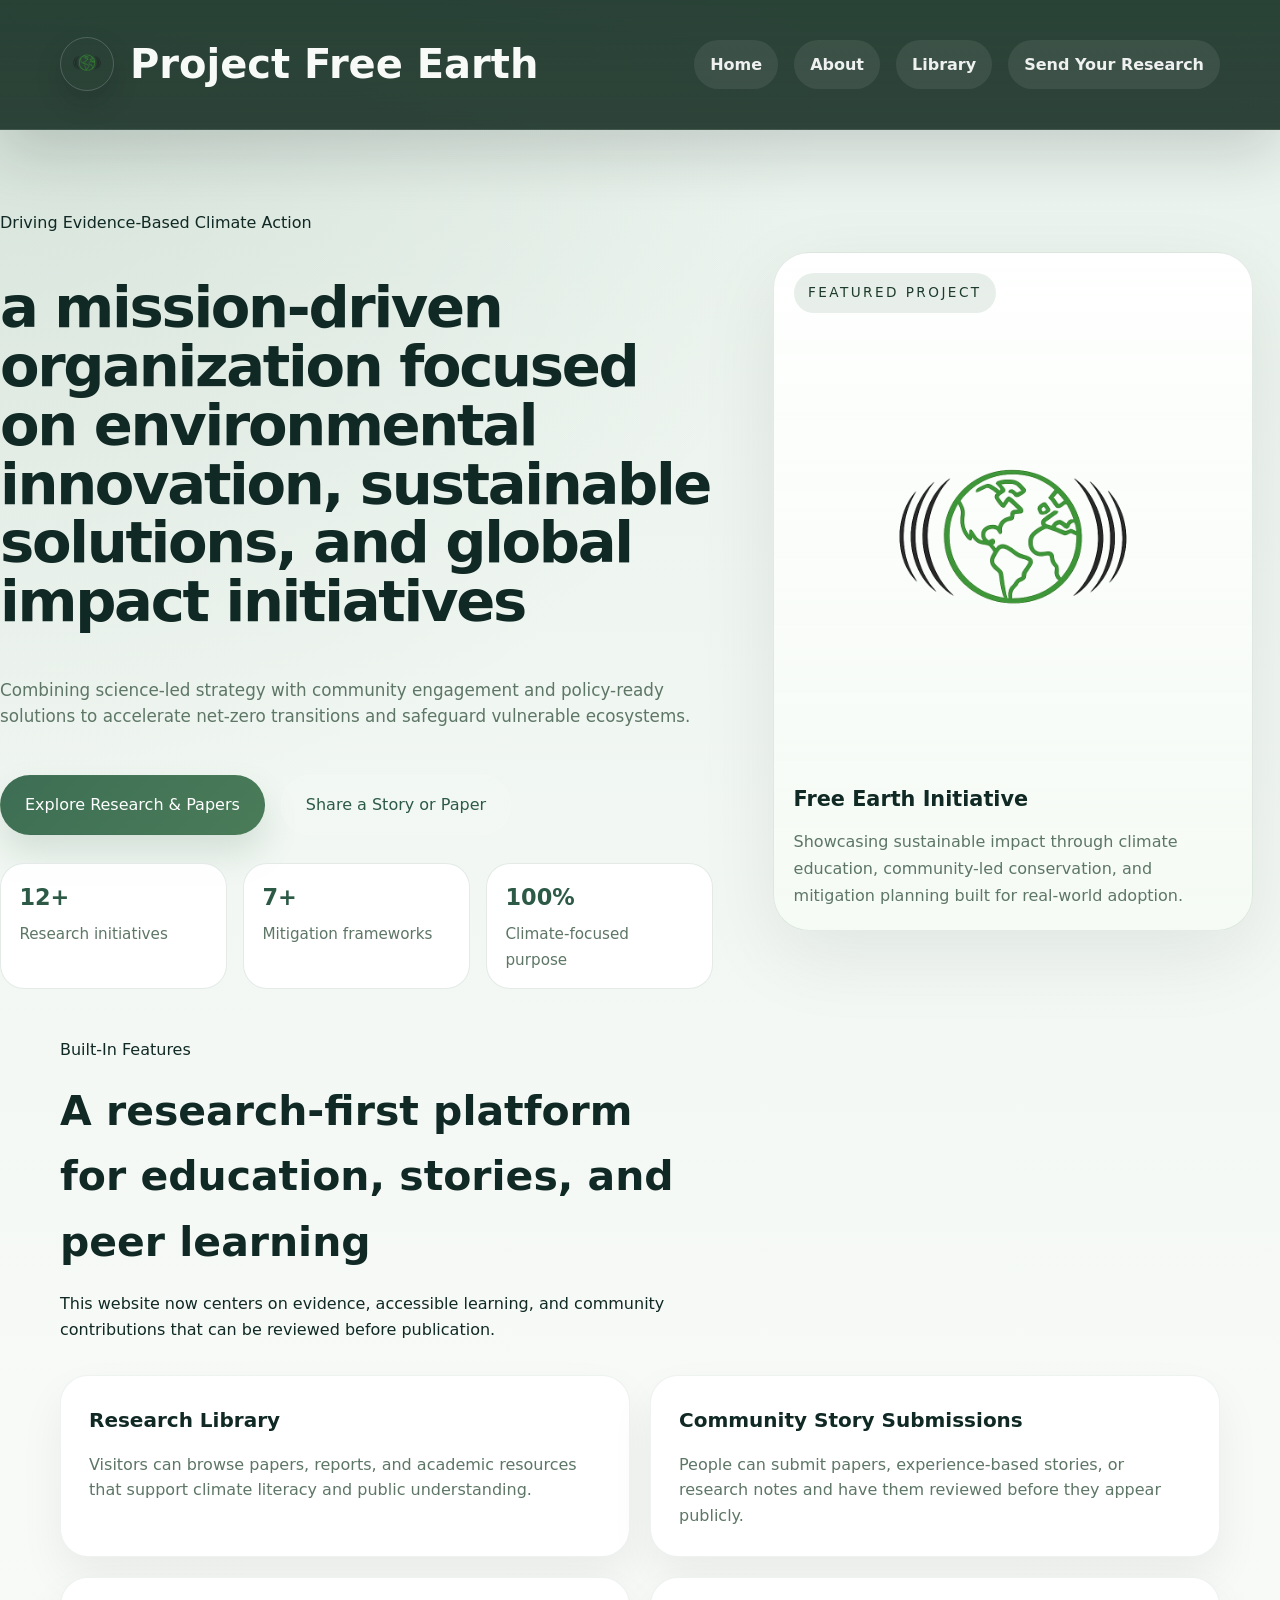
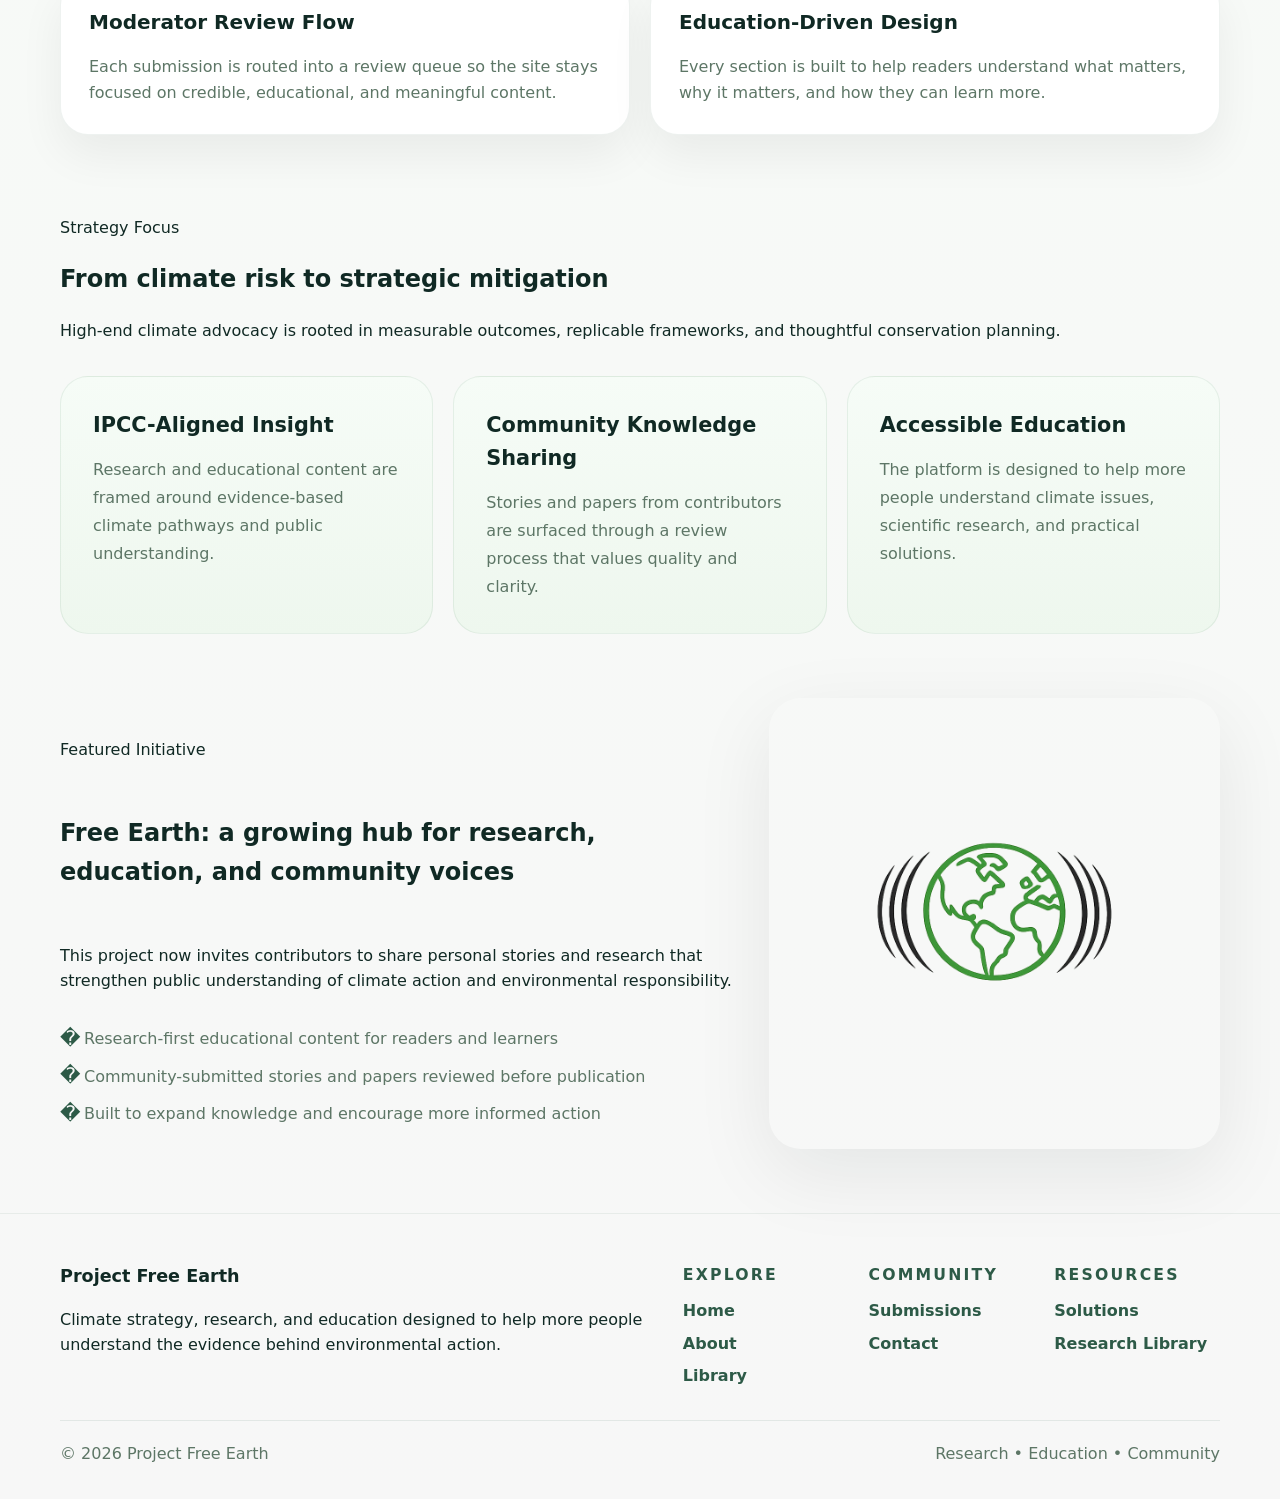
<file: index.html>
<!DOCTYPE html>
<html lang="en">
<head>
  <meta charset="UTF-8" />
  <meta name="viewport" content="width=device-width, initial-scale=1.0" />
  <title>Project Free Earth | Climate Strategy & Advocacy</title>
  <link rel="stylesheet" href="styles.css" />
</head>
<body>
  <header class="site-header">
    <div class="container header-content">
      <div class="brand-wrap">
        <img src="project_green_earth.png" alt="Project Free Earth logo" class="brand-logo" />
        <h1>Project Free Earth</h1>
      </div>
      <nav class="site-nav">
        <a href="index.html">Home</a>
        <a href="about.html">About</a>
        <a href="papers.html">Library</a>
        <a href="research-community.html">Send Your Research</a>
      </nav>
    </div>
  </header>

  <main>
    <section class="hero-section">
      <div class="hero-copy">
        <p class="eyebrow">Driving Evidence-Based Climate Action</p>
        <h2>a mission-driven organization focused on environmental innovation, sustainable solutions, and global impact initiatives</h2>
        <p class="hero-text">Combining science-led strategy with community engagement and policy-ready solutions to accelerate net-zero transitions and safeguard vulnerable ecosystems.</p>
        <div class="hero-actions">
          <a href="papers.html" class="button button-primary">Explore Research & Papers</a>
          <a href="research-community.html" class="button button-secondary">Share a Story or Paper</a>
        </div>
        <div class="hero-highlights">
          <div>
            <strong>12+</strong>
            <span>Research initiatives</span>
          </div>
          <div>
            <strong>7+</strong>
            <span>Mitigation frameworks</span>
          </div>
          <div>
            <strong>100%</strong>
            <span>Climate-focused purpose</span>
          </div>
        </div>
      </div>
      <div class="hero-visual">
        <div class="hero-card">
          <span class="hero-badge">Featured Project</span>
          <img src="project_green_earth.png" alt="Free Earth climate advocacy project" class="hero-image" />
          <div class="hero-card-copy">
            <h3>Free Earth Initiative</h3>
            <p>Showcasing sustainable impact through climate education, community-led conservation, and mitigation planning built for real-world adoption.</p>
          </div>
        </div>
      </div>
    </section>

    <section class="container section grid-section">
      <div class="section-intro">
        <p class="eyebrow">Built-In Features</p>
        <h2>A research-first platform for education, stories, and peer learning</h2>
        <p>This website now centers on evidence, accessible learning, and community contributions that can be reviewed before publication.</p>
      </div>
      <div class="feature-grid">
        <article class="feature-card">
          <h3>Research Library</h3>
          <p>Visitors can browse papers, reports, and academic resources that support climate literacy and public understanding.</p>
        </article>
        <article class="feature-card">
          <h3>Community Story Submissions</h3>
          <p>People can submit papers, experience-based stories, or research notes and have them reviewed before they appear publicly.</p>
        </article>
        <article class="feature-card">
          <h3>Moderator Review Flow</h3>
          <p>Each submission is routed into a review queue so the site stays focused on credible, educational, and meaningful content.</p>
        </article>
        <article class="feature-card">
          <h3>Education-Driven Design</h3>
          <p>Every section is built to help readers understand what matters, why it matters, and how they can learn more.</p>
        </article>
      </div>
    </section>

    <section class="container section spotlight-section">
      <div class="spotlight-copy">
        <p class="eyebrow">Strategy Focus</p>
        <h2>From climate risk to strategic mitigation</h2>
        <p>High-end climate advocacy is rooted in measurable outcomes, replicable frameworks, and thoughtful conservation planning.</p>
      </div>
      <div class="stats-grid">
        <article class="stat-card">
          <h3>IPCC-Aligned Insight</h3>
          <p>Research and educational content are framed around evidence-based climate pathways and public understanding.</p>
        </article>
        <article class="stat-card">
          <h3>Community Knowledge Sharing</h3>
          <p>Stories and papers from contributors are surfaced through a review process that values quality and clarity.</p>
        </article>
        <article class="stat-card">
          <h3>Accessible Education</h3>
          <p>The platform is designed to help more people understand climate issues, scientific research, and practical solutions.</p>
        </article>
      </div>
    </section>

    <section class="container section story-section">
      <div class="story-copy">
        <p class="eyebrow">Featured Initiative</p>
        <h2>Free Earth: a growing hub for research, education, and community voices</h2>
        <p>This project now invites contributors to share personal stories and research that strengthen public understanding of climate action and environmental responsibility.</p>
        <ul class="story-list">
          <li>Research-first educational content for readers and learners</li>
          <li>Community-submitted stories and papers reviewed before publication</li>
          <li>Built to expand knowledge and encourage more informed action</li>
        </ul>
      </div>
      <div class="story-vis">
        <img src="project_green_earth.png" alt="Free Earth project" class="story-image" />
      </div>
    </section>
  </main>

  <footer class="site-footer">
    <div class="container footer-grid">
      <div>
        <p class="footer-brand">Project Free Earth</p>
        <p>Climate strategy, research, and education designed to help more people understand the evidence behind environmental action.</p>
      </div>
      <div class="footer-links">
        <div>
          <h4>Explore</h4>
          <a href="index.html">Home</a>
          <a href="about.html">About</a>
          <a href="papers.html">Library</a>
        </div>
        <div>
          <h4>Community</h4>
          <a href="research-community.html">Submissions</a>
          <a href="about.html#connect">Contact</a>
        </div>
        <div>
          <h4>Resources</h4>
          <a href="problems-mitigation.html">Solutions</a>
          <a href="about.html#research-tab">Research Library</a>
        </div>
      </div>
    </div>
    <div class="container footer-bottom">
      <span>© 2026 Project Free Earth</span>
      <span>Research • Education • Community</span>
    </div>
  </footer>
  <script src="transition.js"></script>
</body>
</html>
</file>
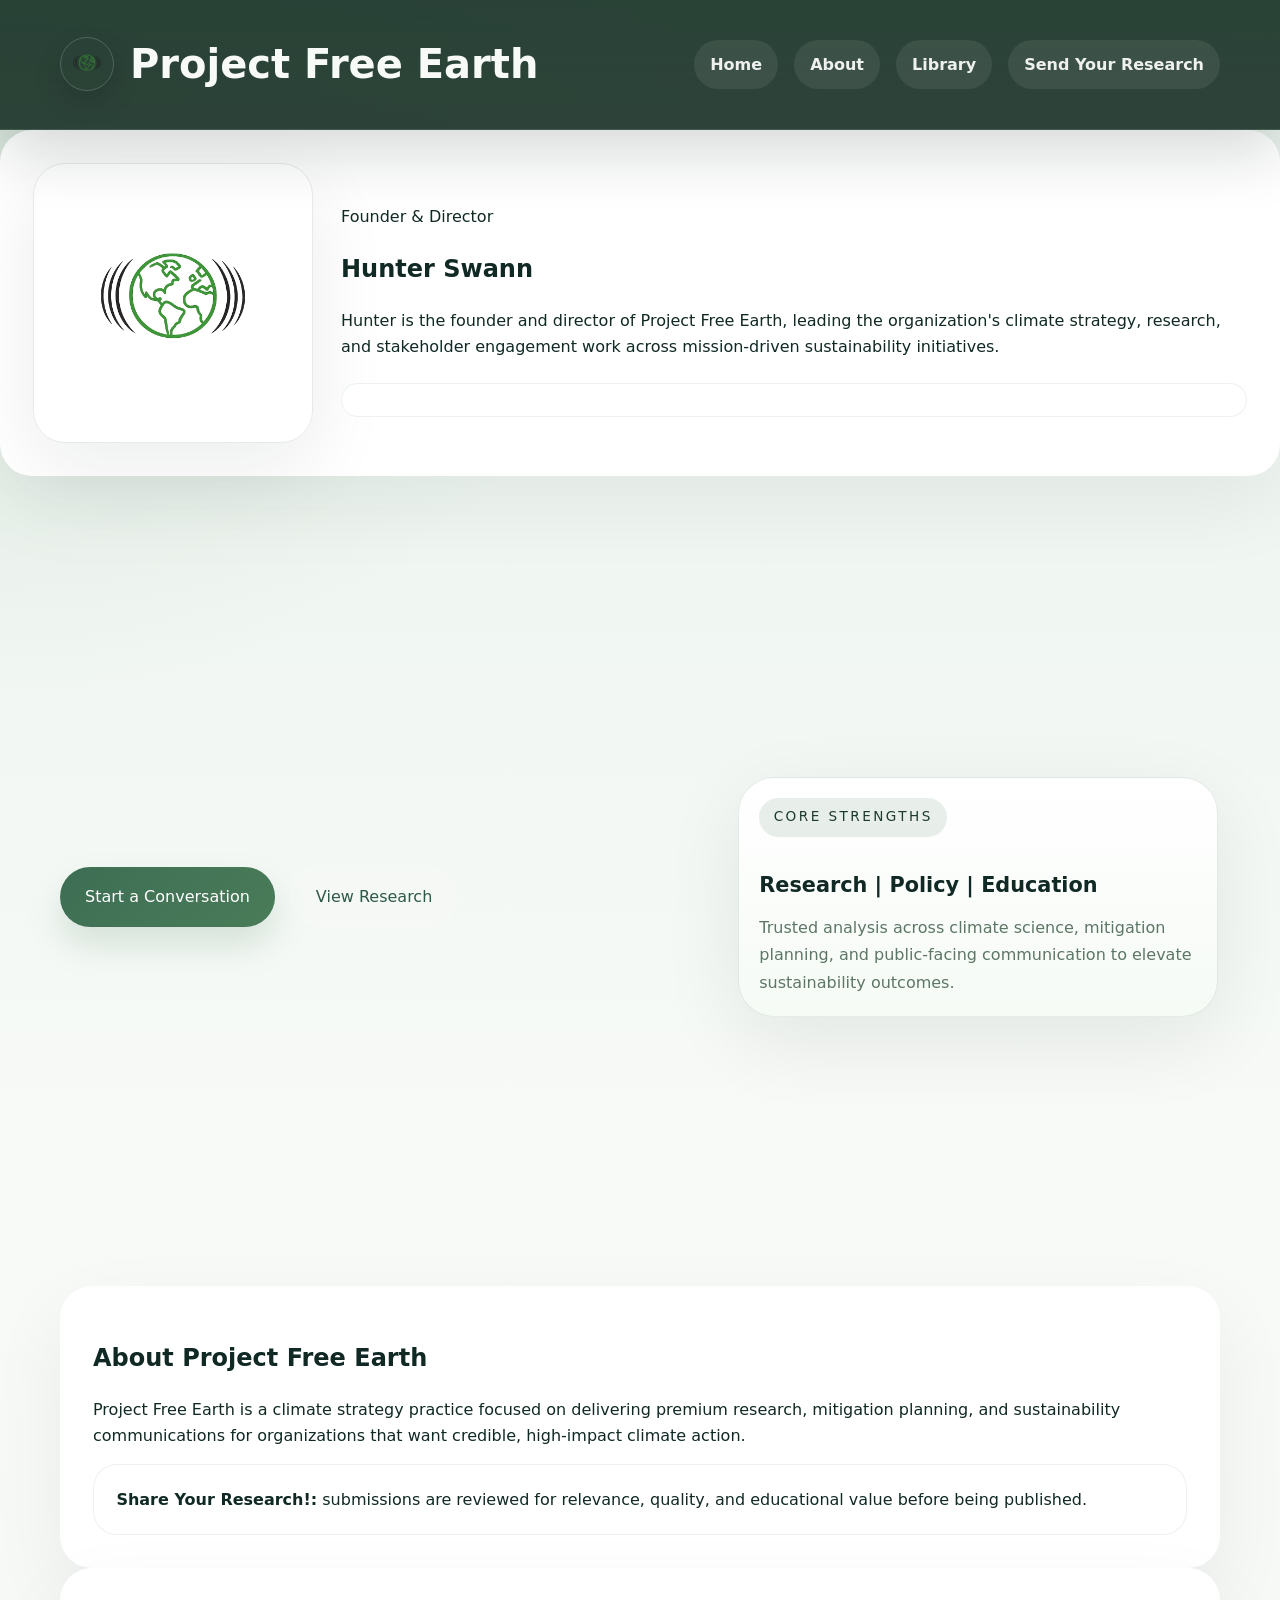
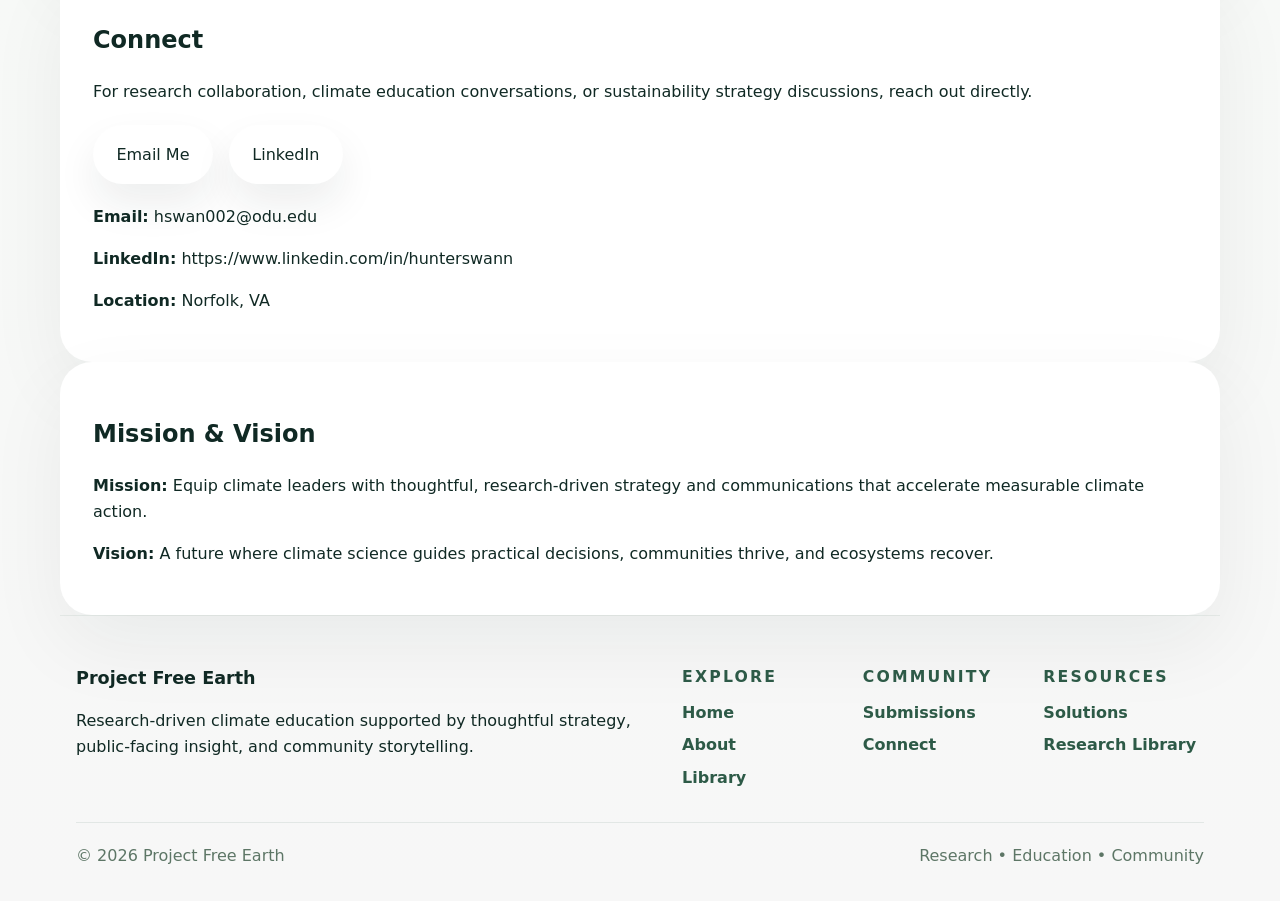
<file: about.html>
<!DOCTYPE html>
<html lang="en">
<head>
  <meta charset="UTF-8" />
  <meta name="viewport" content="width=device-width, initial-scale=1.0" />
  <title>About | Project Free Earth</title>
  <link rel="stylesheet" href="styles.css" />
</head>
<body>
  <header class="site-header">
    <div class="container header-content">
      <div class="brand-wrap">
        <img src="project_green_earth.png" alt="Project Free Earth logo" class="brand-logo" />
        <h1>Project Free Earth</h1>
      </div>
      <nav class="site-nav">
        <a href="index.html">Home</a>
        <a href="about.html">About</a>
        <a href="papers.html">Library</a>
        <a href="research-community.html">Send Your Research</a>
      </nav>
    </div>
  </header>

     <section class="section card profile-overview">
      <div class="profile-grid">
        <img class="profile-photo" src="project_green_earth.png" alt="Founder headshot placeholder" />
        <div>
          <p class="eyebrow">Founder & Director</p>
          <h2>Hunter Swann</h2>
          <p>Hunter is the founder and director of Project Free Earth, leading the organization's climate strategy, research, and stakeholder engagement work across mission-driven sustainability initiatives.</p>
          <div class="profile-highlights">
            <div>
          </div>
        </div>
      </div>
    </section>
    
  <main class="container">
    <section class="hero-section">
      <div class="hero-copy">
        <div class="hero-actions">
          <a class="button button-primary" href="#connect">Start a Conversation</a>
          <a class="button button-secondary" href="#research-tab">View Research</a>
        </div>
      </div>
      <div class="hero-visual">
        <div class="hero-card">
          <span class="hero-badge">Core Strengths</span>
          <div class="hero-card-copy">
            <h3>Research | Policy | Education</h3>
            <p>Trusted analysis across climate science, mitigation planning, and public-facing communication to elevate sustainability outcomes.</p>
          </div>
        </div>
      </div>
    </section>

 

    <section class="section card">
      <h2>About Project Free Earth</h2>
      <p>Project Free Earth is a climate strategy practice focused on delivering premium research, mitigation planning, and sustainability communications for organizations that want credible, high-impact climate action.</p>
      <ul class="resume-list">
        <li><strong>Share Your Research!:</strong> submissions are reviewed for relevance, quality, and educational value before being published.</li>
    </section>


    <section class="section card" id="connect">
      <h2>Connect</h2>
      <p>For research collaboration, climate education conversations, or sustainability strategy discussions, reach out directly.</p>
      <div class="contact-actions">
        <a class="contact-button" href="mailto:hswan002@odu.edu">Email Me</a>
        <a class="contact-button" href="https://www.linkedin.com/in/hunterswann" target="_blank" rel="noopener">LinkedIn</a>
      </div>
      <p><strong>Email:</strong> hswan002@odu.edu</p>
      <p><strong>LinkedIn:</strong> https://www.linkedin.com/in/hunterswann</p>
      <p><strong>Location:</strong> Norfolk, VA</p>
    </section>

    <section class="section card">
      <h2>Mission & Vision</h2>
      <p><strong>Mission:</strong> Equip climate leaders with thoughtful, research-driven strategy and communications that accelerate measurable climate action.</p>
      <p><strong>Vision:</strong> A future where climate science guides practical decisions, communities thrive, and ecosystems recover.</p>
    </section>

  

  <footer class="site-footer">
    <div class="container footer-grid">
      <div>
        <p class="footer-brand">Project Free Earth</p>
        <p>Research-driven climate education supported by thoughtful strategy, public-facing insight, and community storytelling.</p>
      </div>
      <div class="footer-links">
        <div>
          <h4>Explore</h4>
          <a href="index.html">Home</a>
          <a href="about.html">About</a>
          <a href="papers.html">Library</a>
        </div>
        <div>
          <h4>Community</h4>
          <a href="research-community.html">Submissions</a>
          <a href="#connect">Connect</a>
        </div>
        <div>
          <h4>Resources</h4>
          <a href="problems-mitigation.html">Solutions</a>
          <a href="#research-tab">Research Library</a>
        </div>
      </div>
    </div>
    <div class="container footer-bottom">
      <span>© 2026 Project Free Earth</span>
      <span>Research • Education • Community</span>
    </div>
  </footer>
  <script src="transition.js"></script>
</body>
</html>
</file>
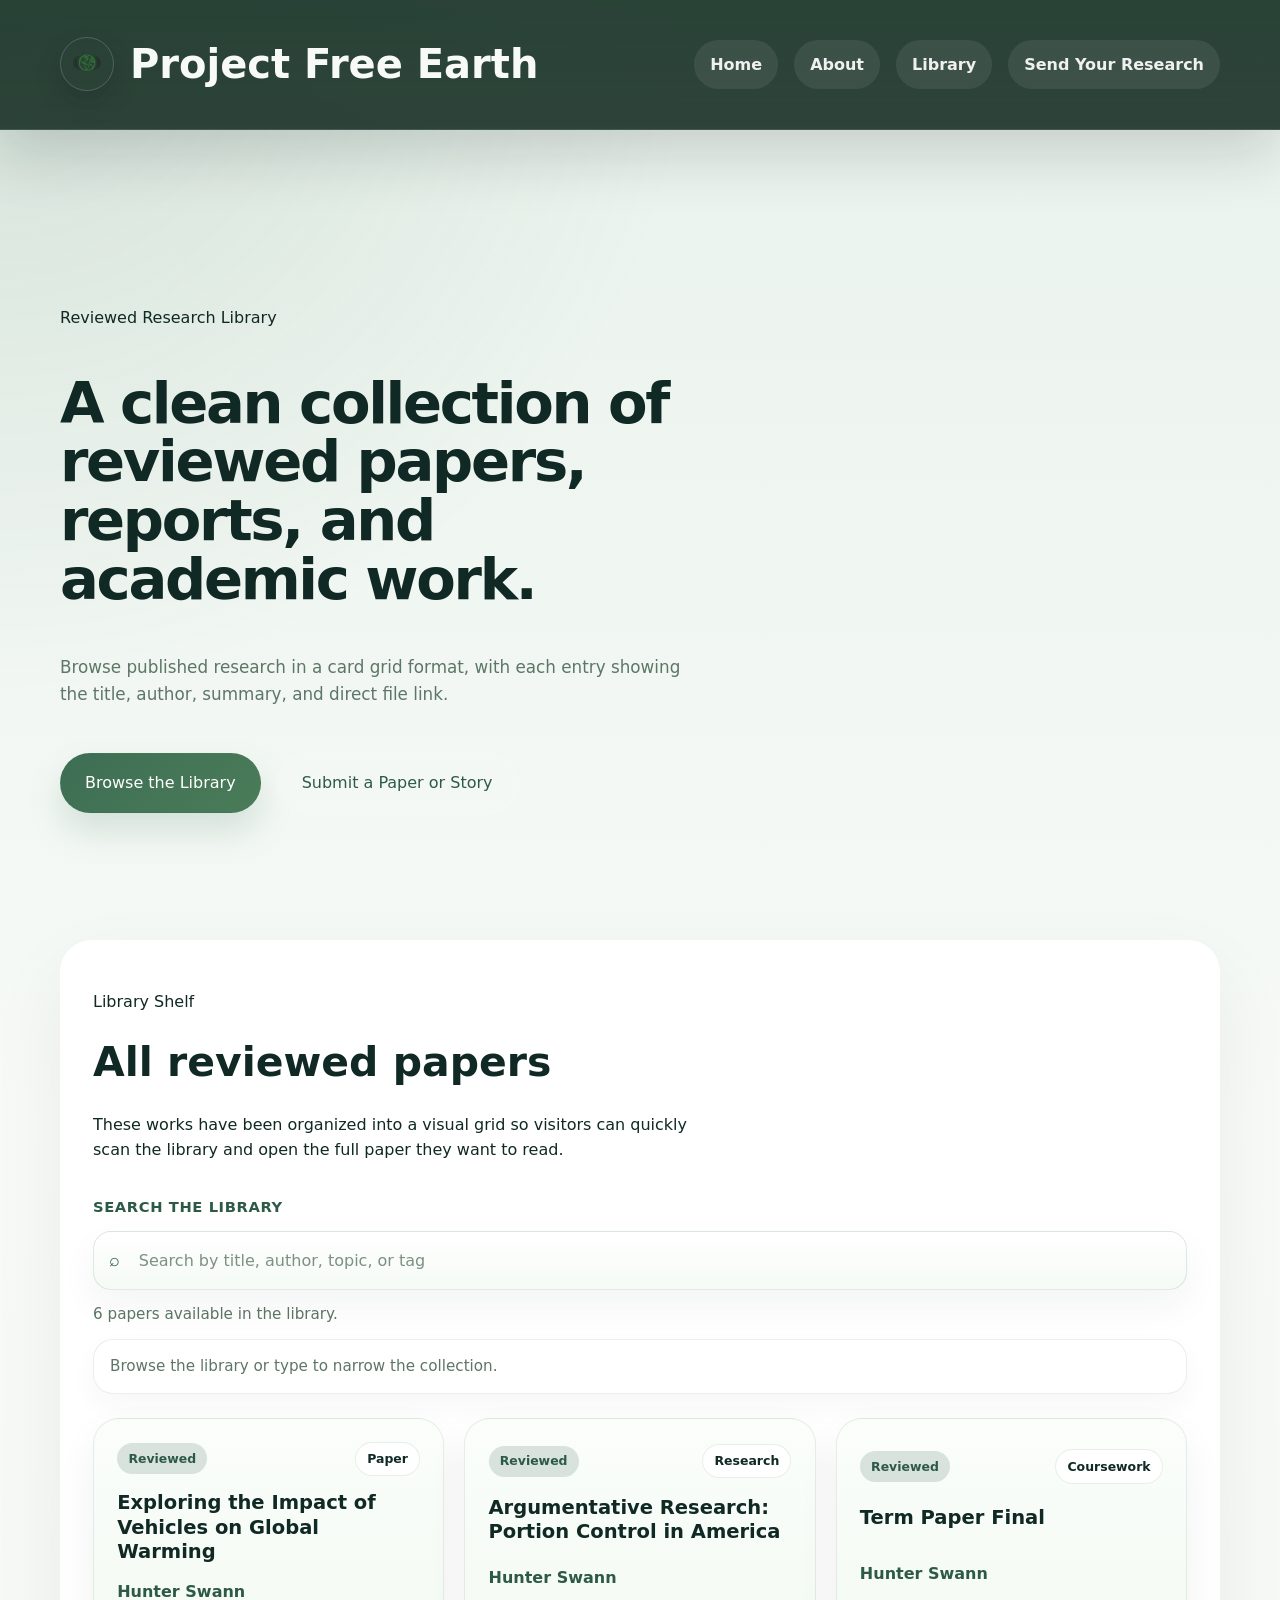
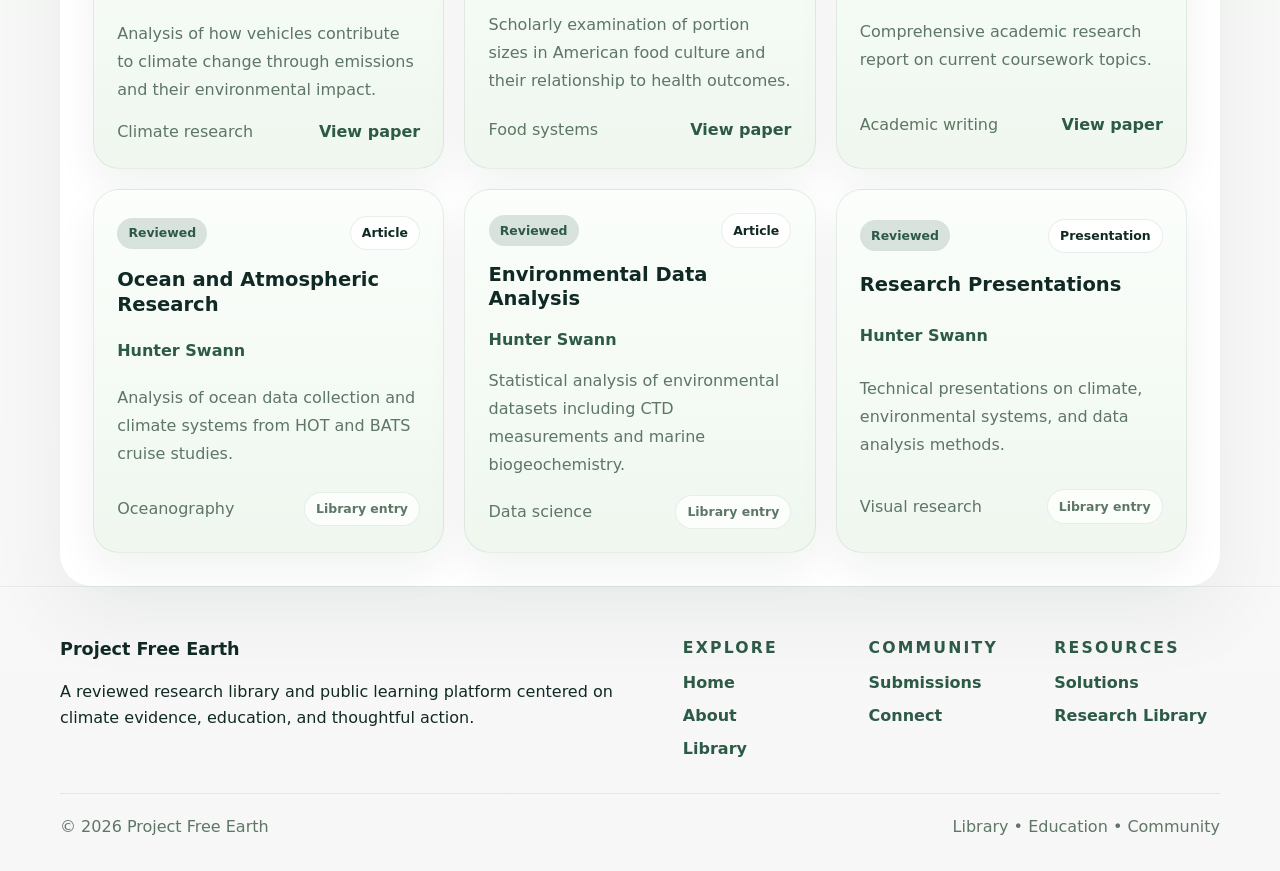
<file: papers.html>
<!DOCTYPE html>
<html lang="en">
  <head>
    <meta charset="UTF-8" />
    <meta name="viewport" content="width=device-width, initial-scale=1.0" />
    <title>Library | Project Free Earth</title>
    <link rel="stylesheet" href="styles.css" />
  </head>
  <body>
    <header class="site-header">
      <div class="container header-content">
        <div class="brand-wrap">
          <img src="project_green_earth.png" alt="Project Free Earth logo" class="brand-logo" />
          <h1>Project Free Earth</h1>
        </div>
        <nav class="site-nav">
          <a href="index.html">Home</a>
          <a href="about.html">About</a>
          <a href="papers.html">Library</a>
          <a href="research-community.html">Send Your Research</a>
        </nav>
      </div>
    </header>

  <main class="container">
    <section class="hero-section library-hero">
      <div class="hero-copy">
        <p class="eyebrow">Reviewed Research Library</p>
        <h2>A clean collection of reviewed papers, reports, and academic work.</h2>
        <p class="hero-text">Browse published research in a card grid format, with each entry showing the title, author, summary, and direct file link.</p>
        <div class="hero-actions">
          <a class="button button-primary" href="#library-grid">Browse the Library</a>
          <a class="button button-secondary" href="research-community.html">Submit a Paper or Story</a>
        </div>
    
    </section>

    <section class="section card">
      <div class="section-intro">
        <p class="eyebrow">Library Shelf</p>
        <h2>All reviewed papers</h2>
        <p>These works have been organized into a visual grid so visitors can quickly scan the library and open the full paper they want to read.</p>
      </div>
      <div class="library-search-wrap">
        <label class="library-search-label" for="library-search">Search the library</label>
        <div class="library-search-shell">
          <input id="library-search" class="library-search" type="search" placeholder="Search by title, author, topic, or tag" aria-describedby="library-search-count" />
        </div>
        <p id="library-search-count" class="library-search-count" aria-live="polite"></p>
        <div id="library-search-results" class="library-search-results" aria-live="polite"></div>
      </div>
      <div class="library-grid" id="library-grid">
        <article class="library-card" data-library-card data-search-text="exploring the impact of vehicles on global warming hunter swann climate research paper">
          <div class="library-card-top">
            <span class="status-pill status-approved">Reviewed</span>
            <span class="library-tag">Paper</span>
          </div>
          <h3>Exploring the Impact of Vehicles on Global Warming</h3>
          <p class="library-author">Hunter Swann</p>
          <p class="library-summary">Analysis of how vehicles contribute to climate change through emissions and their environmental impact.</p>
          <div class="library-card-footer">
            <span class="library-meta">Climate research</span>
            <a href="Exploring%20the%20Impact%20of%20Vehicles%20on%20Global%20Warming%20%20-Hunter%20Swann.docx" target="_blank" rel="noopener">View paper</a>
          </div>
        </article>

        <article class="library-card" data-library-card data-search-text="argumentative research portion control in america hunter swann food systems research">
          <div class="library-card-top">
            <span class="status-pill status-approved">Reviewed</span>
            <span class="library-tag">Research</span>
          </div>
          <h3>Argumentative Research: Portion Control in America</h3>
          <p class="library-author">Hunter Swann</p>
          <p class="library-summary">Scholarly examination of portion sizes in American food culture and their relationship to health outcomes.</p>
          <div class="library-card-footer">
            <span class="library-meta">Food systems</span>
            <a href="Argumentative%20Research%20%7B%20Portion%20Control%20in%20America%20%7D%20-%20Hunter%20Swann.docx" target="_blank" rel="noopener">View paper</a>
          </div>
        </article>

        <article class="library-card" data-library-card data-search-text="term paper final hunter swann academic writing coursework paper">
          <div class="library-card-top">
            <span class="status-pill status-approved">Reviewed</span>
            <span class="library-tag">Coursework</span>
          </div>
          <h3>Term Paper Final</h3>
          <p class="library-author">Hunter Swann</p>
          <p class="library-summary">Comprehensive academic research report on current coursework topics.</p>
          <div class="library-card-footer">
            <span class="library-meta">Academic writing</span>
            <a href="Swann%20-%20Term%20Paper%20Final.docx" target="_blank" rel="noopener">View paper</a>
          </div>
        </article>

        <article class="library-card" data-library-card data-search-text="ocean and atmospheric research hunter swann oceanography article library entry">
          <div class="library-card-top">
            <span class="status-pill status-approved">Reviewed</span>
            <span class="library-tag">Article</span>
          </div>
          <h3>Ocean and Atmospheric Research</h3>
          <p class="library-author">Hunter Swann</p>
          <p class="library-summary">Analysis of ocean data collection and climate systems from HOT and BATS cruise studies.</p>
          <div class="library-card-footer">
            <span class="library-meta">Oceanography</span>
            <span class="library-note">Library entry</span>
          </div>
        </article>

        <article class="library-card" data-library-card data-search-text="environmental data analysis hunter swann data science article library entry">
          <div class="library-card-top">
            <span class="status-pill status-approved">Reviewed</span>
            <span class="library-tag">Article</span>
          </div>
          <h3>Environmental Data Analysis</h3>
          <p class="library-author">Hunter Swann</p>
          <p class="library-summary">Statistical analysis of environmental datasets including CTD measurements and marine biogeochemistry.</p>
          <div class="library-card-footer">
            <span class="library-meta">Data science</span>
            <span class="library-note">Library entry</span>
          </div>
        </article>

        <article class="library-card" data-library-card data-search-text="research presentations hunter swann visual research presentation library entry">
          <div class="library-card-top">
            <span class="status-pill status-approved">Reviewed</span>
            <span class="library-tag">Presentation</span>
          </div>
          <h3>Research Presentations</h3>
          <p class="library-author">Hunter Swann</p>
          <p class="library-summary">Technical presentations on climate, environmental systems, and data analysis methods.</p>
          <div class="library-card-footer">
            <span class="library-meta">Visual research</span>
            <span class="library-note">Library entry</span>
          </div>
        </article>
      </div>
    </section>
  </main>

  <footer class="site-footer">
    <div class="container footer-grid">
      <div>
        <p class="footer-brand">Project Free Earth</p>
        <p>A reviewed research library and public learning platform centered on climate evidence, education, and thoughtful action.</p>
      </div>
      <div class="footer-links">
        <div>
          <h4>Explore</h4>
          <a href="index.html">Home</a>
          <a href="about.html">About</a>
          <a href="papers.html">Library</a>
        </div>
        <div>
          <h4>Community</h4>
          <a href="research-community.html">Submissions</a>
          <a href="about.html#connect">Connect</a>
        </div>
        <div>
          <h4>Resources</h4>
          <a href="problems-mitigation.html">Solutions</a>
          <a href="about.html#research-tab">Research Library</a>
        </div>
      </div>
    </div>
    <div class="container footer-bottom">
      <span>© 2026 Project Free Earth</span>
      <span>Library • Education • Community</span>
    </div>
  </footer>
  <script src="transition.js"></script>
  <script>
    document.addEventListener('DOMContentLoaded', function () {
      var searchInput = document.getElementById('library-search');
      var searchCount = document.getElementById('library-search-count');
      var searchResults = document.getElementById('library-search-results');
      var cards = Array.from(document.querySelectorAll('[data-library-card]'));

      if (!searchInput || !searchCount || !searchResults || !cards.length) {
        return;
      }

      function updateResults() {
        var query = searchInput.value.trim().toLowerCase();
        var visibleCount = 0;
        var resultMarkup = [];

        cards.forEach(function (card) {
          var haystack = (card.getAttribute('data-search-text') || card.textContent || '').toLowerCase();
          var match = !query || haystack.indexOf(query) !== -1;
          card.hidden = !match;
          if (match) {
            visibleCount += 1;
            var titleEl = card.querySelector('h3');
            var authorEl = card.querySelector('.library-author');
            var linkEl = card.querySelector('a[href]');
            resultMarkup.push(
              '<a class="library-result-chip" href="' + (linkEl ? linkEl.getAttribute('href') : '#library-grid') + '">' +
              '<strong>' + (titleEl ? titleEl.textContent : 'Paper') + '</strong>' +
              '<span>' + (authorEl ? authorEl.textContent : 'Project Free Earth') + '</span>' +
              '</a>'
            );
          }
        });

        if (!query) {
          searchCount.textContent = cards.length + ' papers available in the library.';
          searchResults.innerHTML = '<div class="library-search-empty">Browse the library or type to narrow the collection.</div>';
        } else {
          searchCount.textContent = visibleCount + ' result' + (visibleCount === 1 ? '' : 's') + ' for "' + searchInput.value.trim() + '".';
          searchResults.innerHTML = resultMarkup.length ? resultMarkup.join('') : '<div class="library-search-empty">No matches found. Try a different title, author, or topic.</div>';
        }
      }

      searchInput.addEventListener('input', updateResults);
      updateResults();
    });
  </script>
</body>
</html>
</file>
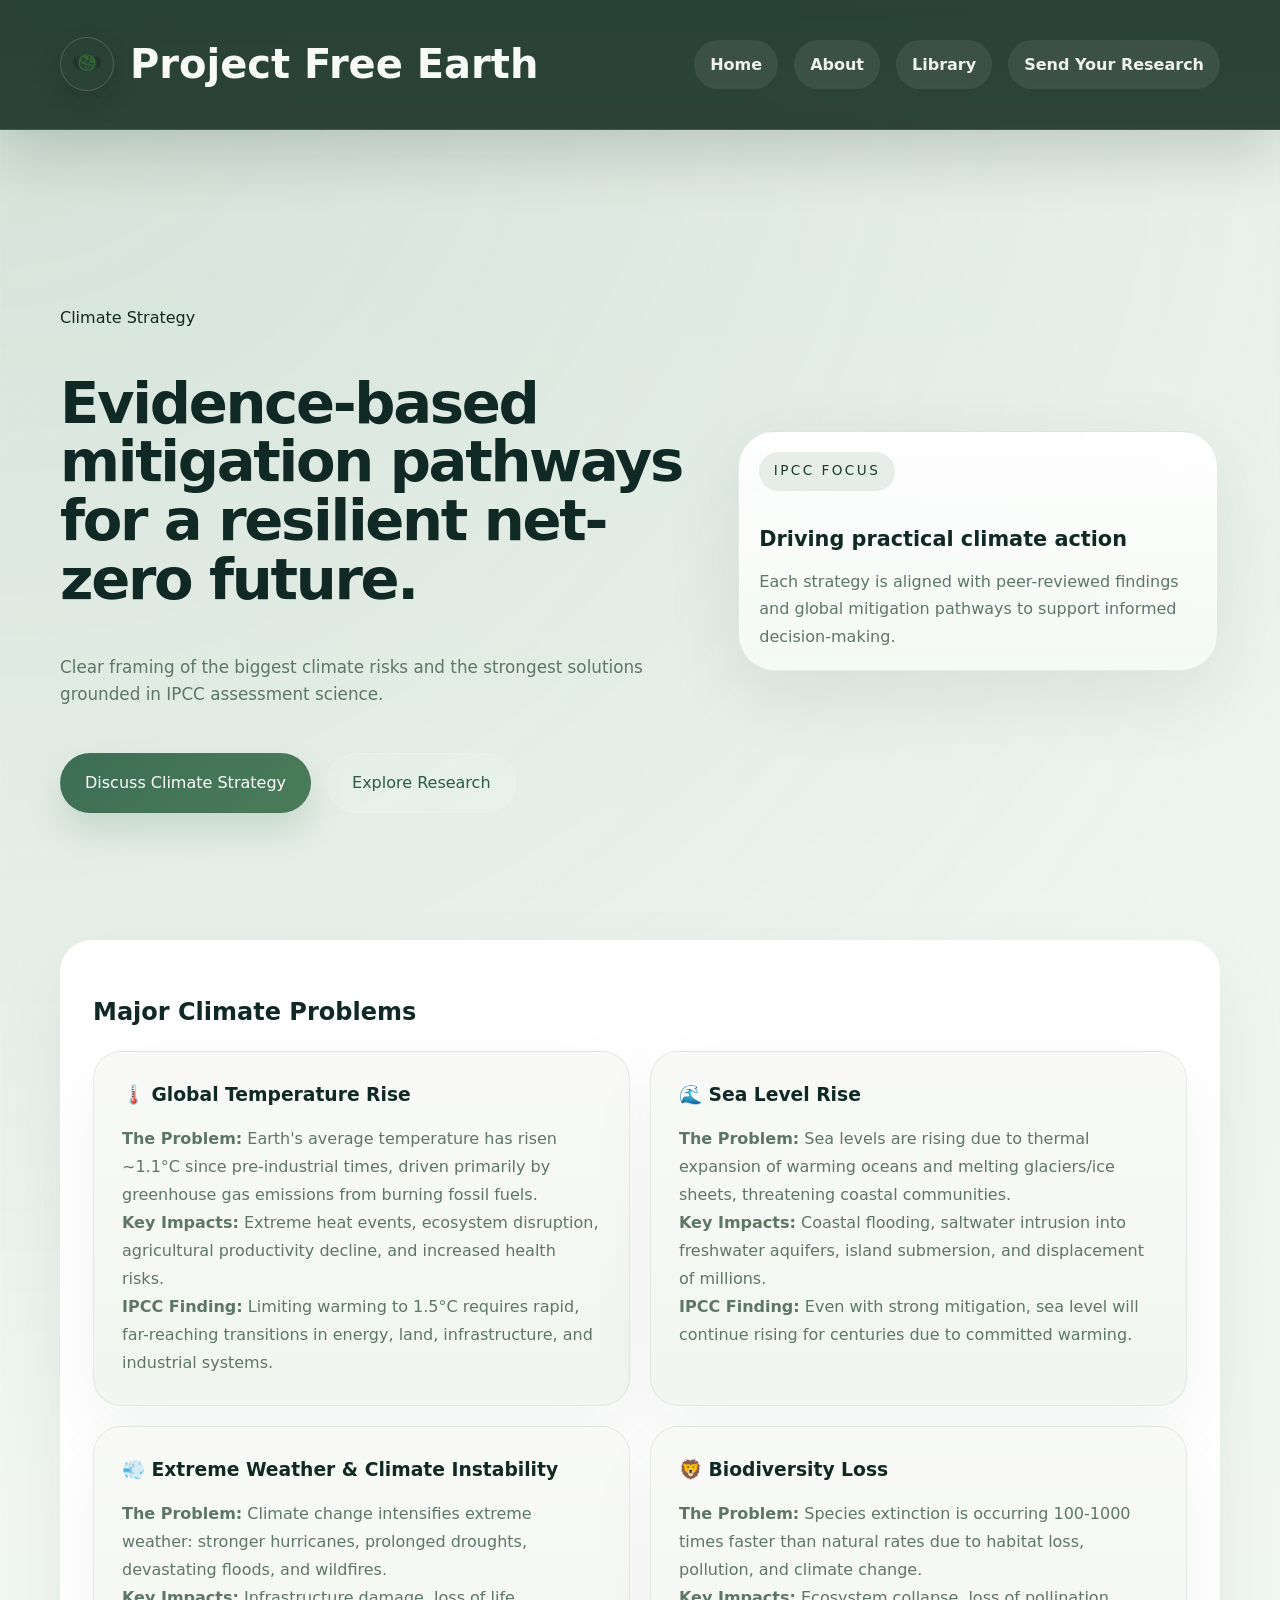
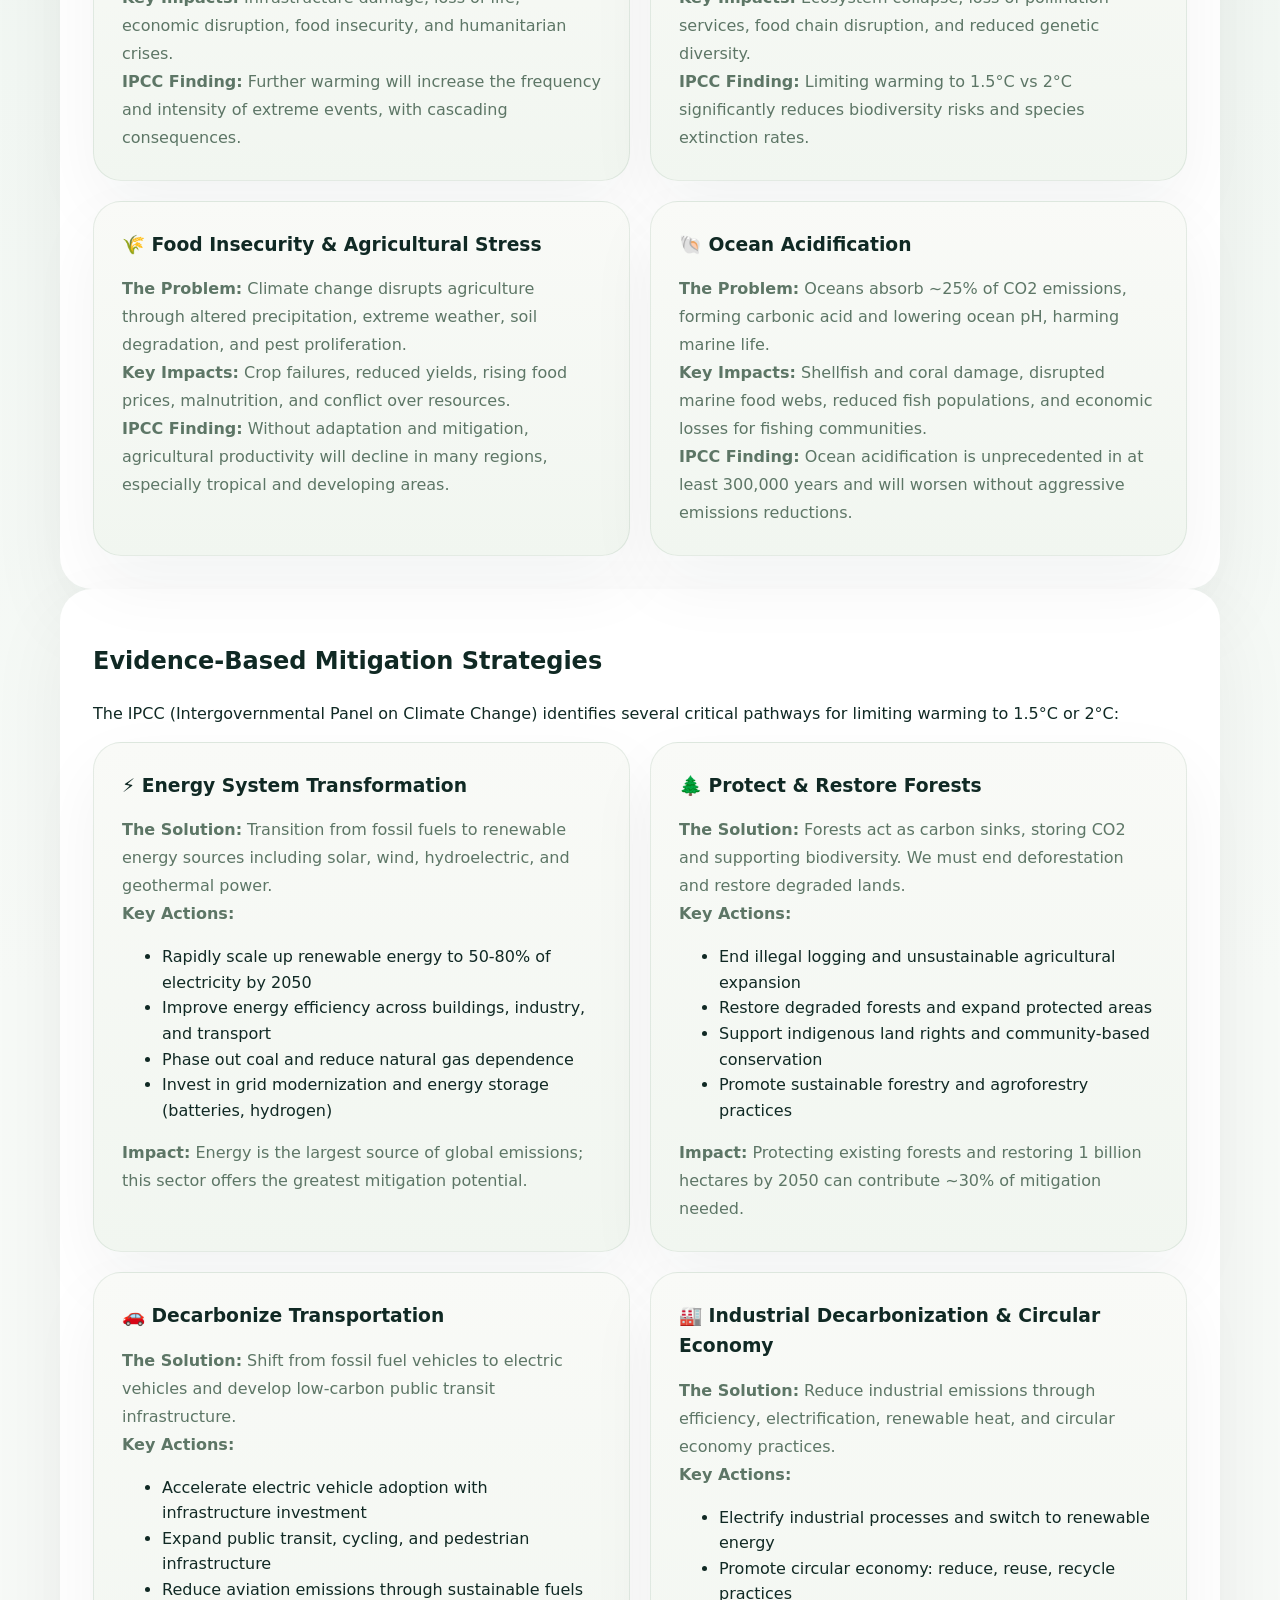
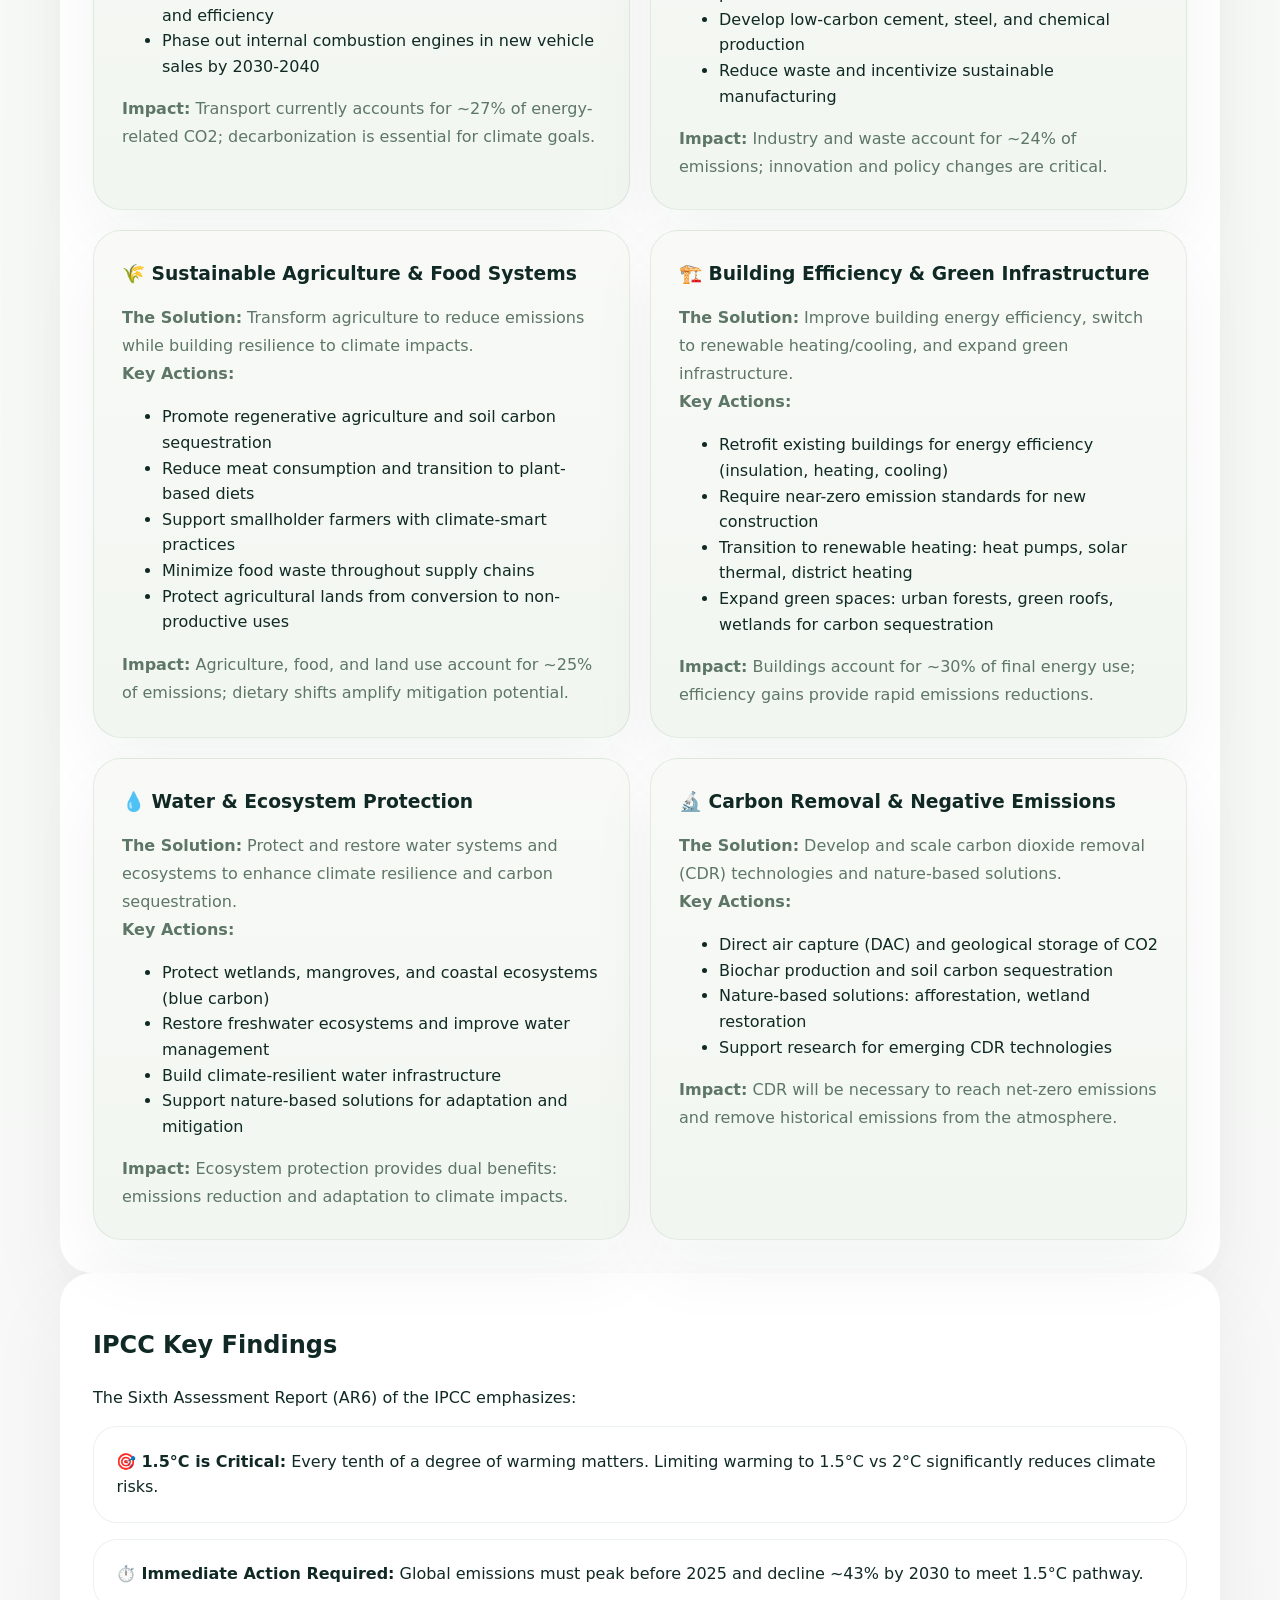
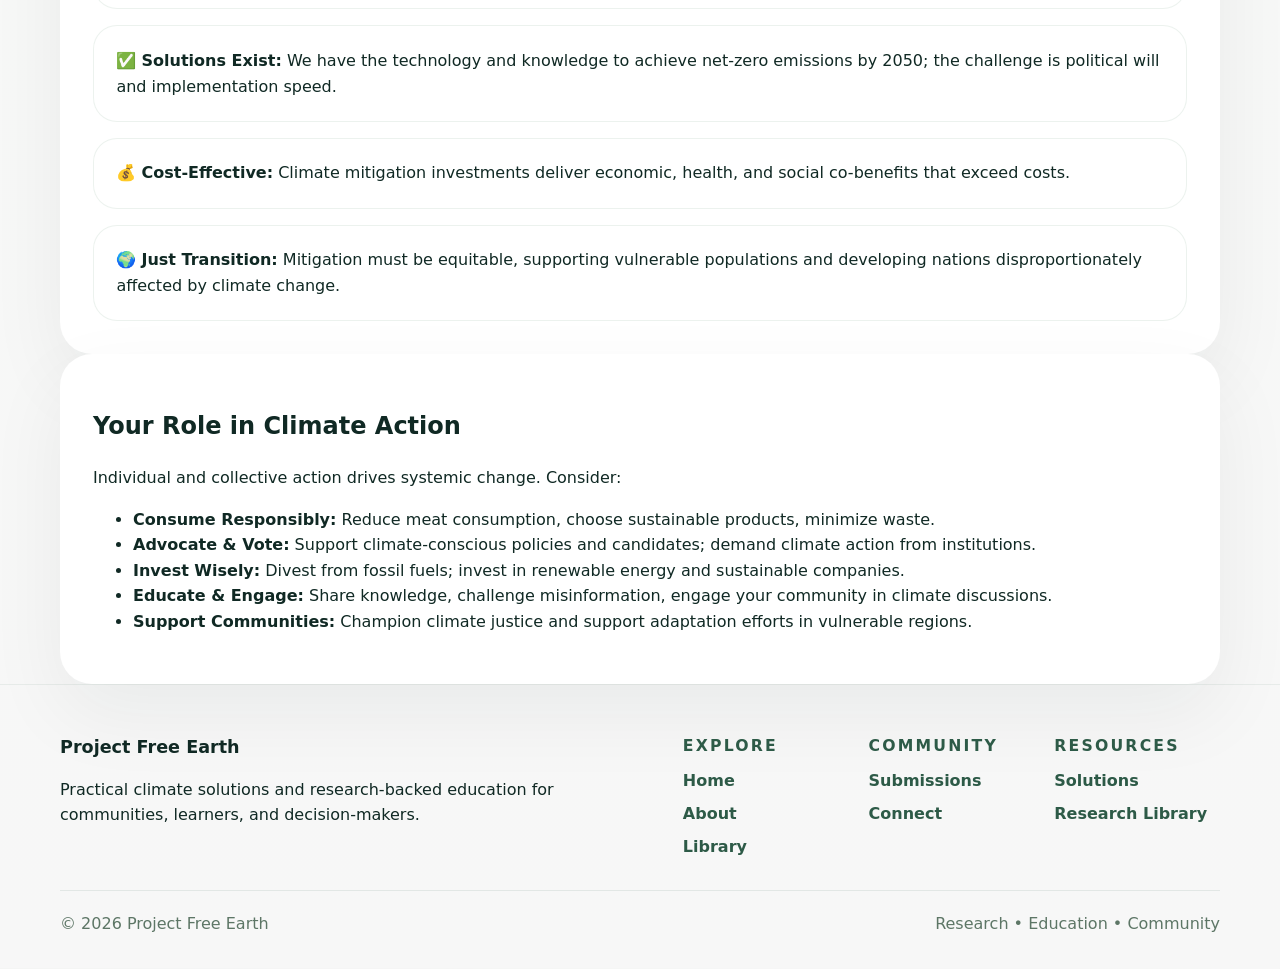
<file: problems-mitigation.html>
<!DOCTYPE html>
<html lang="en">
<head>
  <meta charset="UTF-8" />
  <meta name="viewport" content="width=device-width, initial-scale=1.0" />
  <title>Climate Issues & Solutions | Project Free Earth</title>
  <link rel="stylesheet" href="styles.css" />
</head>
<body>
  <header class="site-header">
    <div class="container header-content">
      <div class="brand-wrap">
        <img src="project_green_earth.png" alt="Project Free Earth logo" class="brand-logo" />
        <h1>Project Free Earth</h1>
      </div>
      <nav class="site-nav">
        <a href="index.html">Home</a>
        <a href="about.html">About</a>
        <a href="papers.html">Library</a>
        <a href="research-community.html">Send Your Research</a>
      </nav>
    </div>
  </header>

  <main class="container">
    <section class="hero-section">
      <div class="hero-copy">
        <p class="eyebrow">Climate Strategy</p>
        <h2>Evidence-based mitigation pathways for a resilient net-zero future.</h2>
        <p class="hero-text">Clear framing of the biggest climate risks and the strongest solutions grounded in IPCC assessment science.</p>
        <div class="hero-actions">
          <a class="button button-primary" href="contact.html">Discuss Climate Strategy</a>
          <a class="button button-secondary" href="about.html#research-tab">Explore Research</a>
        </div>
      </div>
      <div class="hero-visual">
        <div class="hero-card">
          <span class="hero-badge">IPCC Focus</span>
          <div class="hero-card-copy">
            <h3>Driving practical climate action</h3>
            <p>Each strategy is aligned with peer-reviewed findings and global mitigation pathways to support informed decision-making.</p>
          </div>
        </div>
      </div>
    </section>

    <section class="section card">
      <h2>Major Climate Problems</h2>
      <div class="problems-grid">
        <article class="problem-card">
          <h3>🌡️ Global Temperature Rise</h3>
          <p><strong>The Problem:</strong> Earth's average temperature has risen ~1.1°C since pre-industrial times, driven primarily by greenhouse gas emissions from burning fossil fuels.</p>
          <p><strong>Key Impacts:</strong> Extreme heat events, ecosystem disruption, agricultural productivity decline, and increased health risks.</p>
          <p><strong>IPCC Finding:</strong> Limiting warming to 1.5°C requires rapid, far-reaching transitions in energy, land, infrastructure, and industrial systems.</p>
        </article>

        <article class="problem-card">
          <h3>🌊 Sea Level Rise</h3>
          <p><strong>The Problem:</strong> Sea levels are rising due to thermal expansion of warming oceans and melting glaciers/ice sheets, threatening coastal communities.</p>
          <p><strong>Key Impacts:</strong> Coastal flooding, saltwater intrusion into freshwater aquifers, island submersion, and displacement of millions.</p>
          <p><strong>IPCC Finding:</strong> Even with strong mitigation, sea level will continue rising for centuries due to committed warming.</p>
        </article>

        <article class="problem-card">
          <h3>💨 Extreme Weather & Climate Instability</h3>
          <p><strong>The Problem:</strong> Climate change intensifies extreme weather: stronger hurricanes, prolonged droughts, devastating floods, and wildfires.</p>
          <p><strong>Key Impacts:</strong> Infrastructure damage, loss of life, economic disruption, food insecurity, and humanitarian crises.</p>
          <p><strong>IPCC Finding:</strong> Further warming will increase the frequency and intensity of extreme events, with cascading consequences.</p>
        </article>

        <article class="problem-card">
          <h3>🦁 Biodiversity Loss</h3>
          <p><strong>The Problem:</strong> Species extinction is occurring 100-1000 times faster than natural rates due to habitat loss, pollution, and climate change.</p>
          <p><strong>Key Impacts:</strong> Ecosystem collapse, loss of pollination services, food chain disruption, and reduced genetic diversity.</p>
          <p><strong>IPCC Finding:</strong> Limiting warming to 1.5°C vs 2°C significantly reduces biodiversity risks and species extinction rates.</p>
        </article>

        <article class="problem-card">
          <h3>🌾 Food Insecurity & Agricultural Stress</h3>
          <p><strong>The Problem:</strong> Climate change disrupts agriculture through altered precipitation, extreme weather, soil degradation, and pest proliferation.</p>
          <p><strong>Key Impacts:</strong> Crop failures, reduced yields, rising food prices, malnutrition, and conflict over resources.</p>
          <p><strong>IPCC Finding:</strong> Without adaptation and mitigation, agricultural productivity will decline in many regions, especially tropical and developing areas.</p>
        </article>

        <article class="problem-card">
          <h3>🐚 Ocean Acidification</h3>
          <p><strong>The Problem:</strong> Oceans absorb ~25% of CO2 emissions, forming carbonic acid and lowering ocean pH, harming marine life.</p>
          <p><strong>Key Impacts:</strong> Shellfish and coral damage, disrupted marine food webs, reduced fish populations, and economic losses for fishing communities.</p>
          <p><strong>IPCC Finding:</strong> Ocean acidification is unprecedented in at least 300,000 years and will worsen without aggressive emissions reductions.</p>
        </article>
      </div>
    </section>

    <section class="section card">
      <h2>Evidence-Based Mitigation Strategies</h2>
      <p>The IPCC (Intergovernmental Panel on Climate Change) identifies several critical pathways for limiting warming to 1.5°C or 2°C:</p>

      <div class="mitigation-strategies">
        <article class="strategy-card">
          <h3>⚡ Energy System Transformation</h3>
          <p><strong>The Solution:</strong> Transition from fossil fuels to renewable energy sources including solar, wind, hydroelectric, and geothermal power.</p>
          <p><strong>Key Actions:</strong></p>
          <ul>
            <li>Rapidly scale up renewable energy to 50-80% of electricity by 2050</li>
            <li>Improve energy efficiency across buildings, industry, and transport</li>
            <li>Phase out coal and reduce natural gas dependence</li>
            <li>Invest in grid modernization and energy storage (batteries, hydrogen)</li>
          </ul>
          <p><strong>Impact:</strong> Energy is the largest source of global emissions; this sector offers the greatest mitigation potential.</p>
        </article>

        <article class="strategy-card">
          <h3>🌲 Protect & Restore Forests</h3>
          <p><strong>The Solution:</strong> Forests act as carbon sinks, storing CO2 and supporting biodiversity. We must end deforestation and restore degraded lands.</p>
          <p><strong>Key Actions:</strong></p>
          <ul>
            <li>End illegal logging and unsustainable agricultural expansion</li>
            <li>Restore degraded forests and expand protected areas</li>
            <li>Support indigenous land rights and community-based conservation</li>
            <li>Promote sustainable forestry and agroforestry practices</li>
          </ul>
          <p><strong>Impact:</strong> Protecting existing forests and restoring 1 billion hectares by 2050 can contribute ~30% of mitigation needed.</p>
        </article>

        <article class="strategy-card">
          <h3>🚗 Decarbonize Transportation</h3>
          <p><strong>The Solution:</strong> Shift from fossil fuel vehicles to electric vehicles and develop low-carbon public transit infrastructure.</p>
          <p><strong>Key Actions:</strong></p>
          <ul>
            <li>Accelerate electric vehicle adoption with infrastructure investment</li>
            <li>Expand public transit, cycling, and pedestrian infrastructure</li>
            <li>Reduce aviation emissions through sustainable fuels and efficiency</li>
            <li>Phase out internal combustion engines in new vehicle sales by 2030-2040</li>
          </ul>
          <p><strong>Impact:</strong> Transport currently accounts for ~27% of energy-related CO2; decarbonization is essential for climate goals.</p>
        </article>

        <article class="strategy-card">
          <h3>🏭 Industrial Decarbonization & Circular Economy</h3>
          <p><strong>The Solution:</strong> Reduce industrial emissions through efficiency, electrification, renewable heat, and circular economy practices.</p>
          <p><strong>Key Actions:</strong></p>
          <ul>
            <li>Electrify industrial processes and switch to renewable energy</li>
            <li>Promote circular economy: reduce, reuse, recycle practices</li>
            <li>Develop low-carbon cement, steel, and chemical production</li>
            <li>Reduce waste and incentivize sustainable manufacturing</li>
          </ul>
          <p><strong>Impact:</strong> Industry and waste account for ~24% of emissions; innovation and policy changes are critical.</p>
        </article>

        <article class="strategy-card">
          <h3>🌾 Sustainable Agriculture & Food Systems</h3>
          <p><strong>The Solution:</strong> Transform agriculture to reduce emissions while building resilience to climate impacts.</p>
          <p><strong>Key Actions:</strong></p>
          <ul>
            <li>Promote regenerative agriculture and soil carbon sequestration</li>
            <li>Reduce meat consumption and transition to plant-based diets</li>
            <li>Support smallholder farmers with climate-smart practices</li>
            <li>Minimize food waste throughout supply chains</li>
            <li>Protect agricultural lands from conversion to non-productive uses</li>
          </ul>
          <p><strong>Impact:</strong> Agriculture, food, and land use account for ~25% of emissions; dietary shifts amplify mitigation potential.</p>
        </article>

        <article class="strategy-card">
          <h3>🏗️ Building Efficiency & Green Infrastructure</h3>
          <p><strong>The Solution:</strong> Improve building energy efficiency, switch to renewable heating/cooling, and expand green infrastructure.</p>
          <p><strong>Key Actions:</strong></p>
          <ul>
            <li>Retrofit existing buildings for energy efficiency (insulation, heating, cooling)</li>
            <li>Require near-zero emission standards for new construction</li>
            <li>Transition to renewable heating: heat pumps, solar thermal, district heating</li>
            <li>Expand green spaces: urban forests, green roofs, wetlands for carbon sequestration</li>
          </ul>
          <p><strong>Impact:</strong> Buildings account for ~30% of final energy use; efficiency gains provide rapid emissions reductions.</p>
        </article>

        <article class="strategy-card">
          <h3>💧 Water & Ecosystem Protection</h3>
          <p><strong>The Solution:</strong> Protect and restore water systems and ecosystems to enhance climate resilience and carbon sequestration.</p>
          <p><strong>Key Actions:</strong></p>
          <ul>
            <li>Protect wetlands, mangroves, and coastal ecosystems (blue carbon)</li>
            <li>Restore freshwater ecosystems and improve water management</li>
            <li>Build climate-resilient water infrastructure</li>
            <li>Support nature-based solutions for adaptation and mitigation</li>
          </ul>
          <p><strong>Impact:</strong> Ecosystem protection provides dual benefits: emissions reduction and adaptation to climate impacts.</p>
        </article>

        <article class="strategy-card">
          <h3>🔬 Carbon Removal & Negative Emissions</h3>
          <p><strong>The Solution:</strong> Develop and scale carbon dioxide removal (CDR) technologies and nature-based solutions.</p>
          <p><strong>Key Actions:</strong></p>
          <ul>
            <li>Direct air capture (DAC) and geological storage of CO2</li>
            <li>Biochar production and soil carbon sequestration</li>
            <li>Nature-based solutions: afforestation, wetland restoration</li>
            <li>Support research for emerging CDR technologies</li>
          </ul>
          <p><strong>Impact:</strong> CDR will be necessary to reach net-zero emissions and remove historical emissions from the atmosphere.</p>
        </article>
      </div>
    </section>

    <section class="section card">
      <h2>IPCC Key Findings</h2>
      <p>The Sixth Assessment Report (AR6) of the IPCC emphasizes:</p>
      <ul class="ipcc-findings">
        <li>🎯 <strong>1.5°C is Critical:</strong> Every tenth of a degree of warming matters. Limiting warming to 1.5°C vs 2°C significantly reduces climate risks.</li>
        <li>⏱️ <strong>Immediate Action Required:</strong> Global emissions must peak before 2025 and decline ~43% by 2030 to meet 1.5°C pathway.</li>
        <li>✅ <strong>Solutions Exist:</strong> We have the technology and knowledge to achieve net-zero emissions by 2050; the challenge is political will and implementation speed.</li>
        <li>💰 <strong>Cost-Effective:</strong> Climate mitigation investments deliver economic, health, and social co-benefits that exceed costs.</li>
        <li>🌍 <strong>Just Transition:</strong> Mitigation must be equitable, supporting vulnerable populations and developing nations disproportionately affected by climate change.</li>
      </ul>
    </section>

    <section class="section card">
      <h2>Your Role in Climate Action</h2>
      <p>Individual and collective action drives systemic change. Consider:</p>
      <ul>
        <li><strong>Consume Responsibly:</strong> Reduce meat consumption, choose sustainable products, minimize waste.</li>
        <li><strong>Advocate & Vote:</strong> Support climate-conscious policies and candidates; demand climate action from institutions.</li>
        <li><strong>Invest Wisely:</strong> Divest from fossil fuels; invest in renewable energy and sustainable companies.</li>
        <li><strong>Educate & Engage:</strong> Share knowledge, challenge misinformation, engage your community in climate discussions.</li>
        <li><strong>Support Communities:</strong> Champion climate justice and support adaptation efforts in vulnerable regions.</li>
      </ul>
    </section>
  </main>

  <footer class="site-footer">
    <div class="container footer-grid">
      <div>
        <p class="footer-brand">Project Free Earth</p>
        <p>Practical climate solutions and research-backed education for communities, learners, and decision-makers.</p>
      </div>
      <div class="footer-links">
        <div>
          <h4>Explore</h4>
          <a href="index.html">Home</a>
          <a href="about.html">About</a>
          <a href="papers.html">Library</a>
        </div>
        <div>
          <h4>Community</h4>
          <a href="research-community.html">Submissions</a>
          <a href="about.html#connect">Connect</a>
        </div>
        <div>
          <h4>Resources</h4>
          <a href="problems-mitigation.html">Solutions</a>
          <a href="about.html#research-tab">Research Library</a>
        </div>
      </div>
    </div>
    <div class="container footer-bottom">
      <span>© 2026 Project Free Earth</span>
      <span>Research • Education • Community</span>
    </div>
  </footer>
  <script src="transition.js"></script>
</body>
</html>
</file>
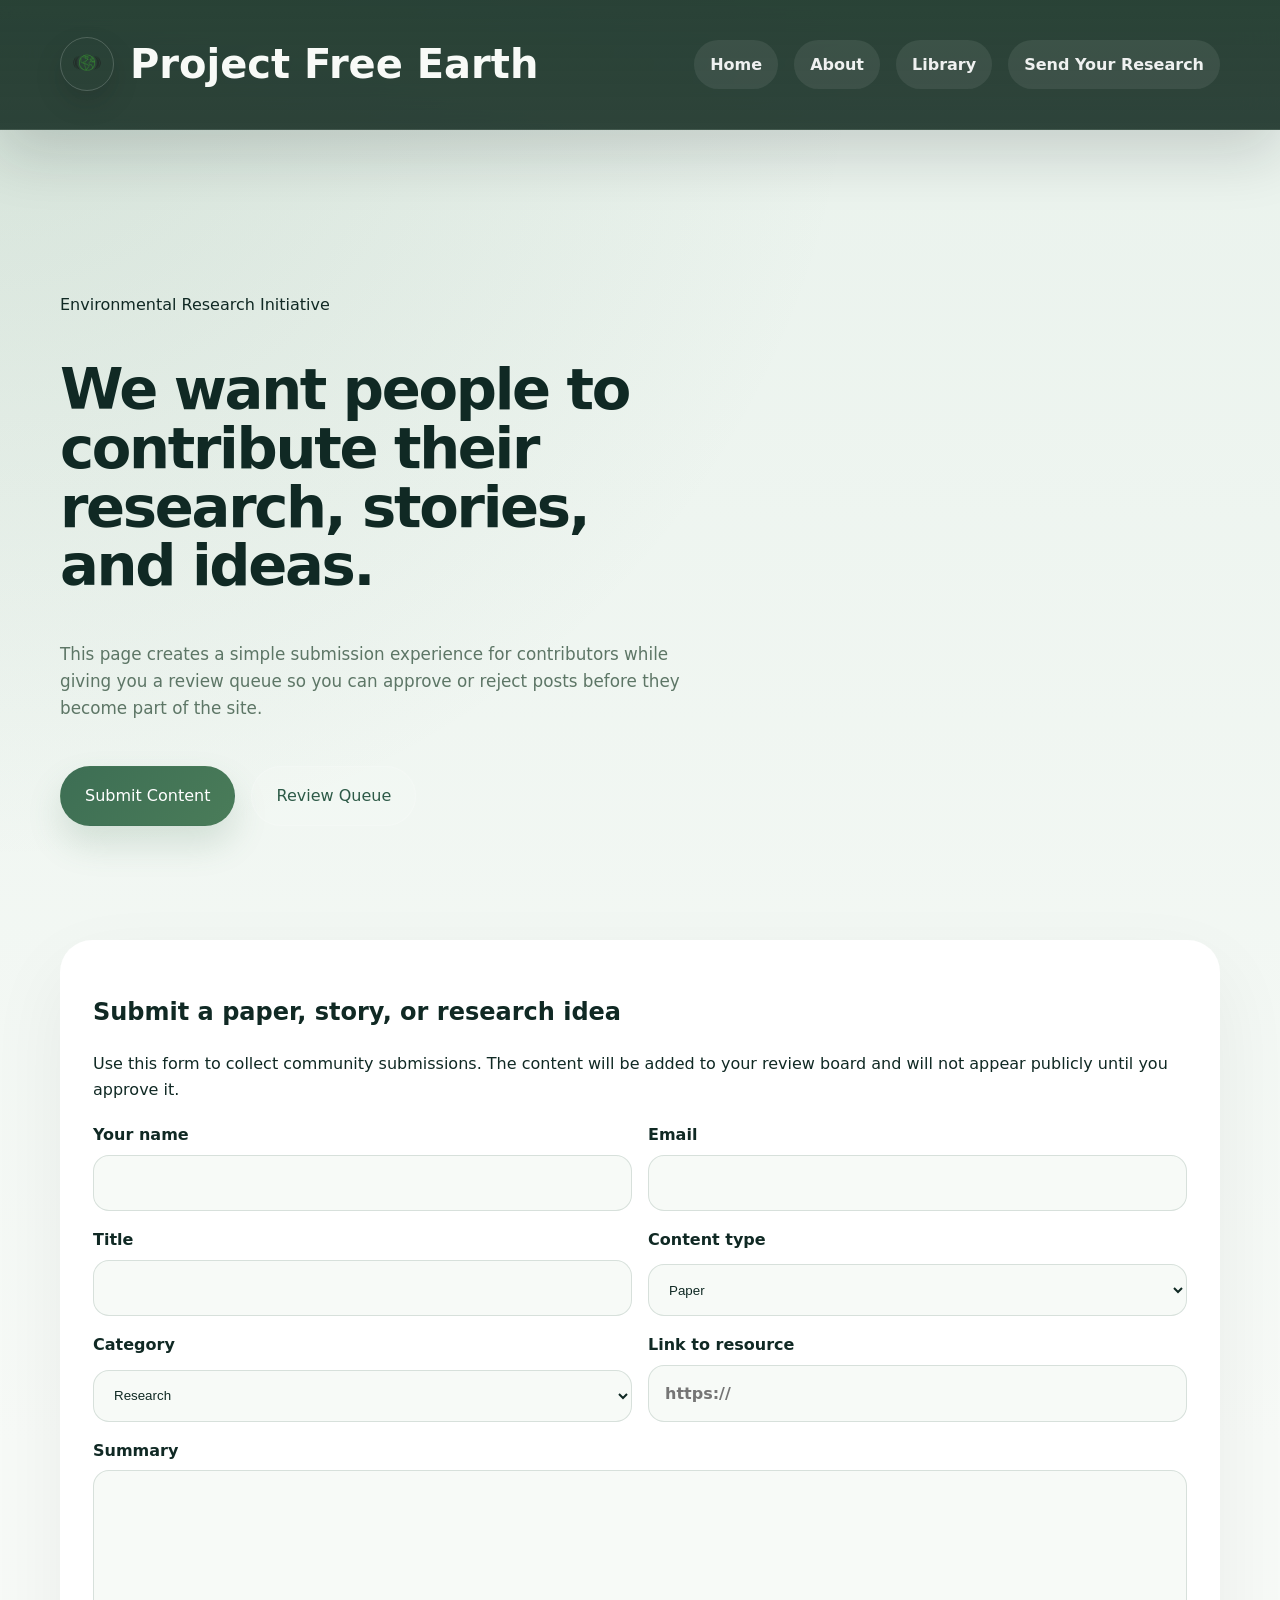
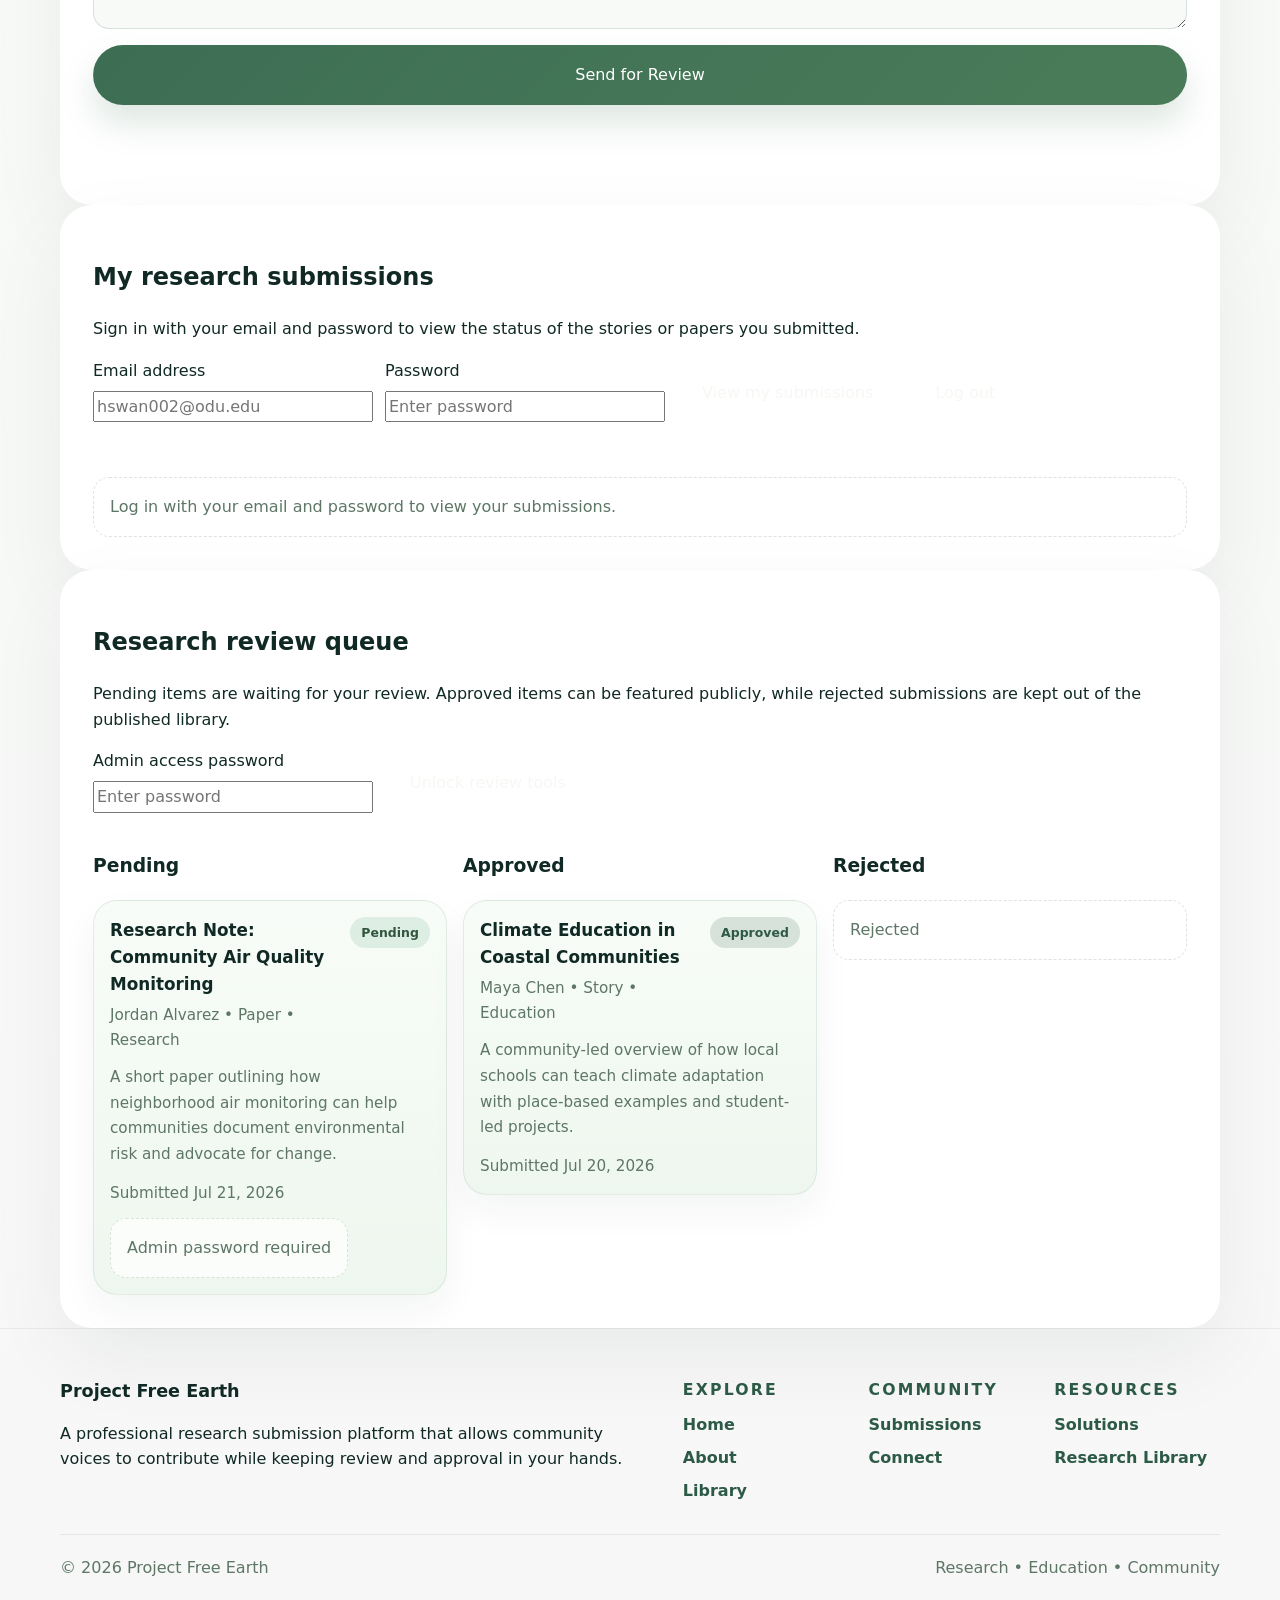
<file: research-community.html>
<!DOCTYPE html>
<html lang="en">
<head>
  <meta charset="UTF-8" />
  <meta name="viewport" content="width=device-width, initial-scale=1.0" />
  <title>Community Research Submissions | Project Free Earth</title>
  <link rel="stylesheet" href="styles.css" />
</head>
<body>
  <header class="site-header">
    <div class="container header-content">
      <div class="brand-wrap">
        <img src="project_green_earth.png" alt="Project Free Earth logo" class="brand-logo" />
        <h1>Project Free Earth</h1>
      </div>
      <nav class="site-nav">
        <a href="index.html">Home</a>
        <a href="about.html">About</a>
        <a href="papers.html">Library</a>
        <a href="research-community.html">Send Your Research</a>
      </nav>
    </div>
  </header>

  <main class="container">
    <section class="hero-section">
      <div class="hero-copy">
        <p class="eyebrow">Environmental Research Initiative</p>
        <h2>We want people to contribute their research, stories, and ideas.</h2>
        <p class="hero-text">This page creates a simple submission experience for contributors while giving you a review queue so you can approve or reject posts before they become part of the site.</p>
        <div class="hero-actions">
          <a class="button button-primary" href="#submission-form">Submit Content</a>
          <a class="button button-secondary" href="#review-board">Review Queue</a>
        </div>
      
    </section>

    <section class="section card" id="submission-form-section">
      <h2>Submit a paper, story, or research idea</h2>
      <p>Use this form to collect community submissions. The content will be added to your review board and will not appear publicly until you approve it.</p>
      <form id="submission-form" class="submission-form">
        <div class="form-grid">
          <label>
            <span>Your name</span>
            <input type="text" name="name" required />
          </label>
          <label>
            <span>Email</span>
            <input type="email" name="email" required />
          </label>
          <label>
            <span>Title</span>
            <input type="text" name="title" required />
          </label>
          <label>
            <span>Content type</span>
            <select name="type">
              <option>Paper</option>
              <option>Story</option>
              <option>Research Note</option>
              <option>Educational Resource</option>
            </select>
          </label>
          <label>
            <span>Category</span>
            <select name="category">
              <option>Research</option>
              <option>Education</option>
              <option>Climate Action</option>
              <option>Community Impact</option>
            </select>
          </label>
          <label>
            <span>Link to resource</span>
            <input type="url" name="link" placeholder="https://" />
          </label>
        </div>
        <label>
          <span>Summary</span>
          <textarea name="summary" rows="5" required></textarea>
        </label>
        <button class="button button-primary" type="submit">Send for Review</button>
        <p id="submission-message" class="form-message" aria-live="polite"></p>
      </form>
    </section>

    <section class="section card">
      <h2>My research submissions</h2>
      <p>Sign in with your email and password to view the status of the stories or papers you submitted.</p>
      <form id="contributor-login-form" class="admin-login-form">
        <label>
          <span>Email address</span>
          <input type="email" name="email" placeholder="hswan002@odu.edu" required />
        </label>
        <label>
          <span>Password</span>
          <input type="password" name="password" placeholder="Enter password" required />
        </label>
        <button class="button button-secondary" type="submit">View my submissions</button>
        <button class="button button-secondary" type="button" id="contributor-logout">Log out</button>
      </form>
      <p id="contributor-status" class="form-message" aria-live="polite"></p>
      <div id="my-submissions-list" class="review-list"></div>
    </section>

    <section class="section card" id="review-board">
      <h2>Research review queue</h2>
      <p>Pending items are waiting for your review. Approved items can be featured publicly, while rejected submissions are kept out of the published library.</p>
      <form id="admin-login-form" class="admin-login-form">
        <label>
          <span>Admin access password</span>
          <input type="password" id="admin-password" name="adminPassword" placeholder="Enter password" />
        </label>
        <button class="button button-secondary" type="submit">Unlock review tools</button>
        <p id="admin-status" class="form-message" aria-live="polite"></p>
      </form>
      <div class="review-board-grid">
        <div>
          <h3>Pending</h3>
          <div id="pending-list" class="review-list"></div>
        </div>
        <div>
          <h3>Approved</h3>
          <div id="approved-list" class="review-list"></div>
        </div>
        <div>
          <h3>Rejected</h3>
          <div id="rejected-list" class="review-list"></div>
        </div>
      </div>
    </section>
  </main>

  <footer class="site-footer">
    <div class="container footer-grid">
      <div>
        <p class="footer-brand">Project Free Earth</p>
        <p>A professional research submission platform that allows community voices to contribute while keeping review and approval in your hands.</p>
      </div>
      <div class="footer-links">
        <div>
          <h4>Explore</h4>
          <a href="index.html">Home</a>
          <a href="about.html">About</a>
          <a href="papers.html">Library</a>
        </div>
        <div>
          <h4>Community</h4>
          <a href="research-community.html">Submissions</a>
          <a href="about.html#connect">Connect</a>
        </div>
        <div>
          <h4>Resources</h4>
          <a href="problems-mitigation.html">Solutions</a>
          <a href="about.html#research-tab">Research Library</a>
        </div>
      </div>
    </div>
    <div class="container footer-bottom">
      <span>© 2026 Project Free Earth</span>
      <span>Research • Education • Community</span>
    </div>
  </footer>

  <script src="transition.js"></script>
  <script src="research-submissions.js"></script>
</body>
</html>
</file>
<file: styles.css>
:root {
  color-scheme: light;
  font-family: Inter, system-ui, -apple-system, BlinkMacSystemFont, 'Segoe UI', sans-serif;
  font-size: 16px;
  line-height: 1.6;
  background-color: #eaf0eb;
  color: #18322f;
  --bg: #eef4ef;
  --surface: #ffffff;
  --surface-soft: #f5faf5;
  --text: #102924;
  --muted: #5d7666;
  --primary: #2d5a47;
  --primary-soft: #4a7c59;
  --accent: #73b58f;
  --border: rgba(45, 90, 71, 0.12);
  --shadow: 0 24px 80px rgba(15, 23, 22, 0.08);
  --radius: 28px;
}

* {
  box-sizing: border-box;
}

html {
  scroll-behavior: smooth;
}

body {
  margin: 0;
  min-height: 100vh;
  background: radial-gradient(circle at top left, rgba(74,124,89,0.14), transparent 25%),
              linear-gradient(180deg, #e9f2ec 0%, #f7faf7 45%, #f7f7f7 100%);
  color: var(--text);
  opacity: 0;
  transform: translateY(12px);
  transition: opacity 0.35s ease, transform 0.35s ease;
}

body.page-loaded {
  opacity: 1;
  transform: translateY(0);
}

body.page-exiting {
  opacity: 0;
  transform: translateY(-10px);
}

img {
  max-width: 100%;
  display: block;
}

a {
  color: inherit;
  text-decoration: none;
}

button,
input,
textarea {
  font: inherit;
}

.container {
  width: min(1160px, calc(100% - 2rem));
  margin: 0 auto;
}

.site-header {
  position: sticky;
  top: 0;
  z-index: 30;
  backdrop-filter: blur(18px);
  background: linear-gradient(180deg, rgba(29, 55, 43, 0.94) 0%, rgba(25, 48, 38, 0.90) 100%);
  border-bottom: 1px solid rgba(255,255,255,0.12);
  box-shadow: 0 24px 60px rgba(15, 23, 22, 0.16);
  padding: 0.9rem 0;
}

.header-content {
  display: flex;
  align-items: center;
  justify-content: space-between;
  gap: 1rem;
  min-height: 100px;
}

.brand-wrap {
  display: inline-flex;
  align-items: center;
  gap: 1rem;
}

.brand-logo {
  width: 54px;
  height: 54px;
  border-radius: 50%;
  object-fit: cover;
  border: 1px solid rgba(255,255,255,0.18);
  box-shadow: 0 12px 26px rgba(15, 23, 22, 0.18);
}

.site-header h1 {
  margin: 0;
  font-size: clamp(1.9rem, 3.2vw, 2.5rem);
  line-height: 1.05;
  color: #f8faf7;
}

.site-nav {
  display: flex;
  align-items: center;
  gap: 1rem;
  flex-wrap: wrap;
}

.site-nav a {
  color: rgba(255,255,255,0.92);
  font-weight: 600;
  padding: 0.75rem 1rem;
  border-radius: 999px;
  background: rgba(255,255,255,0.08);
  transition: color 0.2s ease, transform 0.2s ease, background 0.2s ease;
}

.site-nav a:hover {
  color: #ffffff;
  background: rgba(255,255,255,0.18);
  transform: translateY(-1px);
}

.hero-section {
  min-height: calc(100vh - 90px);
  display: grid;
  grid-template-columns: 1.2fr 0.9fr;
  align-items: center;
  gap: 2rem;
  padding: 4rem 0 2rem;
}

.hero-copy {
  display: grid;
  gap: 1.75rem;
}

.hero-copy h2 {
  margin: 0;
  font-size: clamp(2.8rem, 4.5vw, 4.2rem);
  line-height: 1.02;
  letter-spacing: -0.04em;
}

.hero-text {
  max-width: 44rem;
  font-size: 1.05rem;
  color: var(--muted);
}

.hero-actions {
  display: flex;
  gap: 1rem;
  flex-wrap: wrap;
}

.button {
  display: inline-flex;
  align-items: center;
  justify-content: center;
  padding: 1rem 1.5rem;
  border-radius: 999px;
  border: 1px solid transparent;
  transition: transform 0.2s ease, box-shadow 0.2s ease, background 0.2s ease;
}

.button:hover {
  transform: translateY(-2px);
}

.button-primary {
  background: linear-gradient(135deg, #3d6e54, #4a7c59);
  color: white;
  box-shadow: 0 18px 34px rgba(74, 124, 89, 0.18);
}

.button-secondary {
  background: rgba(255,255,255,0.12);
  color: #f5f8f3;
  border-color: rgba(255,255,255,0.14);
}

.hero-highlights {
  display: grid;
  grid-template-columns: repeat(3, minmax(0, 1fr));
  gap: 1rem;
}

.hero-highlights div {
  background: rgba(255,255,255,0.9);
  border-radius: 24px;
  padding: 1rem 1.15rem;
  border: 1px solid rgba(45, 90, 71, 0.12);
}

.hero-highlights strong {
  display: block;
  font-size: 1.4rem;
  color: var(--primary);
  margin-bottom: 0.35rem;
}

.hero-highlights span {
  color: var(--muted);
  font-size: 0.95rem;
}

.hero-visual {
  display: grid;
  place-items: center;
}

.hero-card {
  width: 100%;
  max-width: 480px;
  background: linear-gradient(180deg, rgba(255,255,255,0.94) 0%, rgba(245,250,245,0.9) 100%);
  border: 1px solid rgba(45, 90, 71, 0.12);
  box-shadow: var(--shadow);
  border-radius: 36px;
  padding: 1.25rem;
  position: relative;
}

.hero-badge {
  display: inline-flex;
  margin-bottom: 1rem;
  padding: 0.55rem 0.9rem;
  border-radius: 999px;
  font-size: 0.85rem;
  text-transform: uppercase;
  letter-spacing: 0.18em;
  color: #1d3b2c;
  background: rgba(74, 124, 89, 0.12);
}

.hero-image {
  width: 100%;
  border-radius: 24px;
  object-fit: cover;
}

.hero-card-copy {
  margin-top: 1rem;
}

.hero-card-copy h3 {
  margin: 0 0 0.75rem;
  font-size: 1.3rem;
}

.hero-card-copy p {
  margin: 0;
  color: var(--muted);
  line-height: 1.7;
}

.section {
  padding: 4rem 0;
}
.card {
  background: var(--surface);
  border: 1px solid rgba(255, 255, 255, 0.14);
  border-radius: 32px;
  padding: 2rem;
  box-shadow: 0 30px 80px rgba(24, 42, 35, 0.06);
}
.grid-section,
.spotlight-section,
.story-section {
  padding-top: 0;
}

.section-intro {
  max-width: 620px;
  margin-bottom: 2rem;
}

.section-intro h2 {
  margin: 0.75rem 0 1rem;
  font-size: clamp(2rem, 3.2vw, 2.8rem);
}

.feature-grid {
  display: grid;
  grid-template-columns: repeat(2, minmax(0, 1fr));
  gap: 1.25rem;
}

.feature-card {
  background: var(--surface);
  border: 1px solid rgba(45, 90, 71, 0.08);
  border-radius: 28px;
  padding: 1.75rem;
  box-shadow: 0 20px 45px rgba(15, 23, 22, 0.06);
  transition: transform 0.2s ease, border-color 0.2s ease;
}

.feature-card:hover {
  transform: translateY(-4px);
  border-color: rgba(74, 124, 89, 0.22);
}

.feature-card h3 {
  margin-top: 0;
  margin-bottom: 1rem;
  font-size: 1.25rem;
}

.feature-card p {
  margin: 0;
  color: var(--muted);
}

.stats-grid {
  display: grid;
  grid-template-columns: repeat(3, minmax(0, 1fr));
  gap: 1.25rem;
  margin-top: 2rem;
}

.stat-card {
  background: linear-gradient(180deg, #f6fcf7 0%, #eef7ee 100%);
  border: 1px solid rgba(74, 124, 89, 0.1);
  border-radius: 28px;
  padding: 2rem;
}

.stat-card h3 {
  margin: 0 0 0.85rem;
  font-size: 1.3rem;
}

.stat-card p {
  margin: 0;
  color: var(--muted);
  line-height: 1.75;
}

.story-section {
  display: grid;
  grid-template-columns: 1.2fr 0.8fr;
  gap: 2rem;
  align-items: center;
}

.story-copy {
  display: grid;
  gap: 1rem;
}

.story-copy ul {
  list-style: none;
  padding: 0;
  margin: 0;
  display: grid;
  gap: 0.75rem;
}

.story-list li {
  padding-left: 1.5rem;
  position: relative;
  color: var(--muted);
}

.story-list li:before {
  content: '�';
  position: absolute;
  left: 0;
  top: 0.1rem;
  color: var(--primary);
  font-size: 1.25rem;
  line-height: 1;
}

.story-image {
  border-radius: 32px;
  width: 100%;
  object-fit: cover;
  box-shadow: var(--shadow);
}

.site-footer {
  padding: 3rem 0 2rem;
  border-top: 1px solid rgba(45, 90, 71, 0.08);
}

.footer-grid {
  display: grid;
  grid-template-columns: minmax(240px, 1.1fr) 1fr;
  gap: 2rem;
  align-items: start;
}

.footer-brand {
  margin: 0 0 0.75rem;
  font-size: 1.1rem;
  font-weight: 700;
}

.footer-links {
  display: grid;
  grid-template-columns: repeat(3, minmax(0, 1fr));
  gap: 1.25rem;
}

.footer-links h4 {
  margin: 0 0 0.65rem;
  color: var(--primary);
  font-size: 0.98rem;
  text-transform: uppercase;
  letter-spacing: 0.14em;
}

.footer-links a {
  display: block;
  color: var(--primary);
  font-weight: 600;
  margin-bottom: 0.45rem;
}

.footer-bottom {
  display: flex;
  justify-content: space-between;
  align-items: center;
  gap: 1rem;
  flex-wrap: wrap;
  padding-top: 1.25rem;
  margin-top: 1.5rem;
  border-top: 1px solid rgba(45, 90, 71, 0.1);
  color: var(--muted);
}

.commentary,
.hidden {
  display: none;
}

.page-decoration {
  position: relative;
  width: 100%;
  overflow: hidden;
}

.page-decoration.top-wave {
  margin-top: -2px;
}

.page-decoration.bottom-wave {
  margin-bottom: -2px;
}

.page-decoration svg {
  display: block;
  width: 100%;
  height: 120px;
}

.focus-areas,
.skills-grid,
.problems-grid,
.mitigation-strategies,
.stats-grid {
  display: grid;
  gap: 1.25rem;
}

.focus-areas {
  grid-template-columns: repeat(2, minmax(0, 1fr));
}

.skills-grid {
  grid-template-columns: repeat(2, minmax(0, 1fr));
}

.problems-grid,
.mitigation-strategies {
  grid-template-columns: repeat(2, minmax(0, 1fr));
}

.focus-card,
.problem-card,
.strategy-card,
.skill-category {
  background: linear-gradient(180deg, #f9faf7 0%, #f1f6f0 100%);
  border: 1px solid rgba(74, 124, 89, 0.12);
  border-radius: 28px;
  padding: 1.75rem;
  box-shadow: 0 28px 70px rgba(24, 42, 35, 0.05);
}

.focus-card h3,
.strategy-card h3,
.problem-card h3,
.skill-category h3 {
  margin-top: 0;
  margin-bottom: 0.95rem;
}

.focus-card p,
.strategy-card p,
.problem-card p,
.skill-category ul {
  margin: 0;
  color: var(--muted);
  line-height: 1.75;
}

.skill-category ul {
  list-style: none;
  padding: 0;
  margin: 0;
  display: grid;
  gap: 0.6rem;
}

.skill-category li {
  padding-left: 1rem;
  position: relative;
  color: var(--muted);
}

.skill-category li:before {
  content: '•';
  position: absolute;
  left: 0;
  color: var(--primary);
}

.education-list,
.resume-list,
.paper-list,
.accomplishments-list,
.ipcc-findings {
  list-style: none;
  padding: 0;
  margin: 0;
  display: grid;
  gap: 1rem;
}

.education-list li,
.resume-list li,
.paper-list li,
.accomplishments-list li,
.ipcc-findings li {
  background: rgba(255, 255, 255, 0.88);
  border: 1px solid rgba(74, 124, 89, 0.1);
  border-radius: 24px;
  padding: 1.35rem 1.4rem;
  color: var(--text);
}

.paper-list li strong {
  display: block;
  margin-bottom: 0.45rem;
}

.paper-list li a,
.page-link,
.hero-actions .button-secondary,
.contact-button {
  color: var(--primary);
}

.paper-list li a {
  text-decoration: none;
  font-weight: 600;
}

.paper-list li a:hover,
.page-link:hover {
  text-decoration: underline;
}

.library-search-wrap {
  display: grid;
  gap: 0.75rem;
  margin-top: 1.5rem;
}

.library-search-label {
  font-size: 0.92rem;
  font-weight: 700;
  color: var(--primary);
  letter-spacing: 0.04em;
  text-transform: uppercase;
}

.library-search-shell {
  position: relative;
}

.library-search-shell:before {
  content: '⌕';
  position: absolute;
  left: 1rem;
  top: 50%;
  transform: translateY(-50%);
  color: var(--primary);
  font-size: 1.1rem;
  pointer-events: none;
}

.library-search {
  width: 100%;
  padding: 1rem 1rem 1rem 2.8rem;
  border-radius: 18px;
  border: 1px solid rgba(74, 124, 89, 0.16);
  background: linear-gradient(180deg, #ffffff 0%, #f5faf5 100%);
  box-shadow: 0 16px 36px rgba(24, 42, 35, 0.05);
  color: var(--text);
}

.library-search::placeholder {
  color: rgba(93, 118, 102, 0.8);
}

.library-search:focus {
  outline: none;
  border-color: rgba(74, 124, 89, 0.36);
  box-shadow: 0 0 0 4px rgba(74, 124, 89, 0.1), 0 16px 36px rgba(24, 42, 35, 0.05);
}

.library-search-count {
  margin: 0;
  color: var(--muted);
  font-size: 0.95rem;
}

.library-search-results {
  display: grid;
  grid-template-columns: repeat(auto-fit, minmax(220px, 1fr));
  gap: 0.75rem;
}

.library-result-chip,
.library-search-empty {
  border-radius: 20px;
  border: 1px solid rgba(74, 124, 89, 0.12);
  background: rgba(255, 255, 255, 0.88);
  padding: 0.9rem 1rem;
  box-shadow: 0 12px 28px rgba(24, 42, 35, 0.04);
}

.library-result-chip {
  display: grid;
  gap: 0.25rem;
  color: var(--text);
  transition: transform 0.2s ease, border-color 0.2s ease, box-shadow 0.2s ease;
}

.library-result-chip:hover {
  transform: translateY(-2px);
  border-color: rgba(74, 124, 89, 0.24);
  box-shadow: 0 16px 32px rgba(24, 42, 35, 0.08);
}

.library-result-chip strong {
  font-size: 0.98rem;
  line-height: 1.35;
}

.library-result-chip span {
  color: var(--muted);
  font-size: 0.9rem;
}

.library-search-empty {
  color: var(--muted);
  font-size: 0.95rem;
}

.library-grid {
  display: grid;
  grid-template-columns: repeat(3, minmax(0, 1fr));
  gap: 1.25rem;
  margin-top: 1.5rem;
}

.library-card {
  display: grid;
  gap: 0.95rem;
  padding: 1.45rem;
  border-radius: 26px;
  border: 1px solid rgba(74, 124, 89, 0.12);
  background: linear-gradient(180deg, #fbfefb 0%, #eff7ef 100%);
  box-shadow: 0 18px 42px rgba(24, 42, 35, 0.06);
  transition: transform 0.2s ease, box-shadow 0.2s ease, border-color 0.2s ease;
}

.library-card:hover {
  transform: translateY(-4px);
  border-color: rgba(74, 124, 89, 0.24);
  box-shadow: 0 26px 52px rgba(24, 42, 35, 0.09);
}

.library-card-top,
.library-card-footer {
  display: flex;
  justify-content: space-between;
  gap: 0.75rem;
  align-items: center;
}

.library-card h3 {
  margin: 0;
  font-size: 1.22rem;
  line-height: 1.25;
}

.library-author {
  margin: 0;
  color: var(--primary);
  font-weight: 700;
}

.library-summary,
.library-meta,
.library-note {
  margin: 0;
  color: var(--muted);
}

.library-summary {
  line-height: 1.75;
}

.library-tag,
.library-note {
  display: inline-flex;
  align-items: center;
  justify-content: center;
  padding: 0.38rem 0.7rem;
  border-radius: 999px;
  background: rgba(255, 255, 255, 0.8);
  border: 1px solid rgba(74, 124, 89, 0.12);
  font-size: 0.78rem;
  font-weight: 700;
  white-space: nowrap;
}

.library-card-footer a {
  color: var(--primary);
  font-weight: 700;
}

.contact-actions {
  display: flex;
  gap: 1rem;
  flex-wrap: wrap;
  margin: 1.25rem 0;
}

.contact-button {
  display: inline-flex;
  align-items: center;
  justify-content: center;
  border-radius: 999px;
  padding: 1rem 1.4rem;
  border: 1px solid transparent;
  background: var(--surface);
  color: var(--text);
  transition: transform 0.2s ease, background 0.2s ease, border-color 0.2s ease;
  box-shadow: 0 20px 40px rgba(24, 42, 35, 0.08);
}

.contact-button:hover {
  transform: translateY(-2px);
  background: rgba(255, 255, 255, 0.95);
  border-color: rgba(74, 124, 89, 0.18);
}

.submission-form {
  display: grid;
  gap: 1rem;
  margin-top: 1.25rem;
}

.form-grid {
  display: grid;
  grid-template-columns: repeat(2, minmax(0, 1fr));
  gap: 1rem;
}

.submission-form label {
  display: grid;
  gap: 0.45rem;
  font-weight: 600;
  color: var(--text);
}

.submission-form input,
.submission-form select,
.submission-form textarea {
  width: 100%;
  padding: 0.9rem 1rem;
  border-radius: 16px;
  border: 1px solid rgba(45, 90, 71, 0.16);
  background: rgba(247, 250, 247, 0.95);
  color: var(--text);
}

.submission-form textarea {
  resize: vertical;
  min-height: 140px;
}

.form-message {
  min-height: 1.2rem;
  color: var(--primary);
  font-weight: 600;
}

.admin-login-form {
  display: flex;
  flex-wrap: wrap;
  gap: 0.75rem;
  align-items: end;
  margin: 1rem 0 1.25rem;
}

.admin-login-form label {
  display: grid;
  gap: 0.45rem;
  min-width: min(280px, 100%);
}

.admin-login-form input {
  min-width: 220px;
}

.review-board-grid {
  display: grid;
  grid-template-columns: repeat(3, minmax(0, 1fr));
  gap: 1rem;
  margin-top: 1.25rem;
}

.review-list {
  display: grid;
  gap: 0.8rem;
}

.review-card {
  background: linear-gradient(180deg, #f8fcf8 0%, #eef7ef 100%);
  border: 1px solid rgba(74, 124, 89, 0.12);
  border-radius: 24px;
  padding: 1rem;
  box-shadow: 0 16px 36px rgba(24, 42, 35, 0.05);
}

.review-header,
.review-footer {
  display: flex;
  justify-content: space-between;
  gap: 0.75rem;
  align-items: flex-start;
}

.review-header h3 {
  margin: 0 0 0.35rem;
  font-size: 1.05rem;
}

.review-meta,
.review-summary,
.review-footer {
  margin: 0;
  color: var(--muted);
  font-size: 0.95rem;
}

.review-summary {
  margin: 0.8rem 0;
  line-height: 1.7;
}

.status-pill {
  display: inline-flex;
  align-items: center;
  justify-content: center;
  padding: 0.35rem 0.7rem;
  border-radius: 999px;
  font-size: 0.78rem;
  font-weight: 700;
  white-space: nowrap;
}

.status-pending {
  background: rgba(115, 181, 143, 0.2);
  color: #31553d;
}

.status-approved {
  background: rgba(45, 90, 71, 0.16);
  color: var(--primary);
}

.status-rejected {
  background: rgba(128, 84, 84, 0.16);
  color: #6d3d3d;
}

.review-actions {
  display: flex;
  gap: 0.6rem;
  margin-top: 0.8rem;
}

.review-button {
  border: 0;
  border-radius: 999px;
  padding: 0.6rem 0.9rem;
  cursor: pointer;
  font-weight: 700;
}

.review-button.approve {
  background: var(--primary);
  color: white;
}

.review-button.reject {
  background: rgba(109, 61, 61, 0.12);
  color: #6d3d3d;
}

.review-link {
  color: var(--primary);
  font-weight: 700;
}

.empty-state {
  padding: 1rem;
  border-radius: 16px;
  background: rgba(255,255,255,0.72);
  color: var(--muted);
  border: 1px dashed rgba(74, 124, 89, 0.2);
}

.card {
  background: var(--surface);
  border: 1px solid rgba(255, 255, 255, 0.14);
  border-radius: 32px;
  padding: 2rem;
  box-shadow: 0 30px 80px rgba(24, 42, 35, 0.06);
}

.profile-grid {
  display: grid;
  grid-template-columns: minmax(220px, 280px) 1fr;
  gap: 1.75rem;
  align-items: center;
}

.profile-photo {
  width: 100%;
  max-width: 280px;
  aspect-ratio: 1/1;
  object-fit: cover;
  border-radius: 32px;
  border: 1px solid rgba(45, 90, 71, 0.12);
  box-shadow: var(--shadow);
}

.profile-highlights {
  display: grid;
  gap: 0.95rem;
  margin-top: 1.5rem;
}

.profile-highlights div {
  background: rgba(255, 255, 255, 0.92);
  border-radius: 24px;
  border: 1px solid rgba(74, 124, 89, 0.1);
  padding: 1rem 1.15rem;
}

.profile-highlights div strong {
  display: block;
  margin-bottom: 0.45rem;
  color: var(--primary);
}

.research-tab-shell {
  padding-top: 1.5rem;
}

.mini-tabs {
  display: inline-flex;
  gap: 0.5rem;
  padding: 0.4rem;
  border-radius: 999px;
  background: rgba(16, 41, 36, 0.08);
  margin: 0.75rem 0 1.4rem;
}

.mini-tab {
  border: 0;
  border-radius: 999px;
  padding: 0.45rem 0.95rem;
  font-weight: 700;
  font-size: 0.9rem;
  letter-spacing: 0.01em;
  color: var(--primary);
  background: transparent;
  cursor: pointer;
}

.mini-tab.is-active {
  color: #f6faf7;
  background: linear-gradient(135deg, #214636, #2f6148);
  box-shadow: 0 10px 24px rgba(33, 70, 54, 0.2);
}

.mini-panel h3 {
  margin-top: 0;
  margin-bottom: 0.85rem;
}

.compact-list li {
  padding: 1rem 1.05rem;
}

.bold-template-section {
  background: linear-gradient(135deg, #112b24 0%, #1d3f34 45%, #2a5b48 100%);
  color: #eef8f1;
  border: 1px solid rgba(255, 255, 255, 0.18);
}

.bold-template-section .hero-text,
.bold-template-section .eyebrow,
.bold-template-section p {
  color: rgba(238, 248, 241, 0.9);
}

.bold-template-grid {
  display: grid;
  gap: 1rem;
  grid-template-columns: repeat(3, minmax(0, 1fr));
  margin-top: 1.4rem;
}

.bold-tile {
  border-radius: 24px;
  padding: 1.3rem;
  border: 1px solid rgba(255, 255, 255, 0.18);
}

.feature-tile {
  background: linear-gradient(180deg, rgba(255,255,255,0.16), rgba(255,255,255,0.07));
}

.stat-tile {
  background: linear-gradient(180deg, rgba(115,181,143,0.35), rgba(115,181,143,0.12));
}

.cta-tile {
  background: linear-gradient(180deg, rgba(20,36,31,0.6), rgba(20,36,31,0.3));
  display: grid;
  align-content: start;
  gap: 1rem;
}

.bold-tile h3 {
  margin-top: 0;
}

.bold-tile p {
  margin: 0;
  color: rgba(238, 248, 241, 0.9);
}

@media (max-width: 1024px) {
  .hero-section,
  .story-section {
    grid-template-columns: 1fr;
  }

  .hero-highlights,
  .feature-grid,
  .stats-grid,
  .library-grid,
  .footer-grid,
  .focus-areas,
  .skills-grid,
  .problems-grid,
  .mitigation-strategies {
    grid-template-columns: 1fr;
  }

  .hero-highlights {
    grid-template-columns: 1fr;
  }
}

@media (max-width: 768px) {
  .container {
    width: min(100%, calc(100% - 1.5rem));
  }

  .site-header {
    padding: 1rem 0;
  }

  .header-content {
    flex-direction: column;
    align-items: flex-start;
  }

  .site-nav {
    width: 100%;
    justify-content: center;
  }

  .hero-copy h2 {
    font-size: clamp(2.4rem, 6vw, 3.2rem);
  }

  .hero-actions {
    justify-content: center;
  }

  .hero-highlights,
  .feature-grid,
  .stats-grid,
  .library-grid,
  .footer-grid,
  .focus-areas,
  .skills-grid,
  .problems-grid,
  .mitigation-strategies {
    display: grid;
  }

  .bold-template-grid {
    grid-template-columns: 1fr;
  }

  .form-grid,
  .review-board-grid {
    grid-template-columns: 1fr;
  }

  .library-card-top,
  .library-card-footer {
    align-items: flex-start;
    flex-direction: column;
  }

  .mini-tabs {
    width: 100%;
    justify-content: center;
  }
}
</file>
